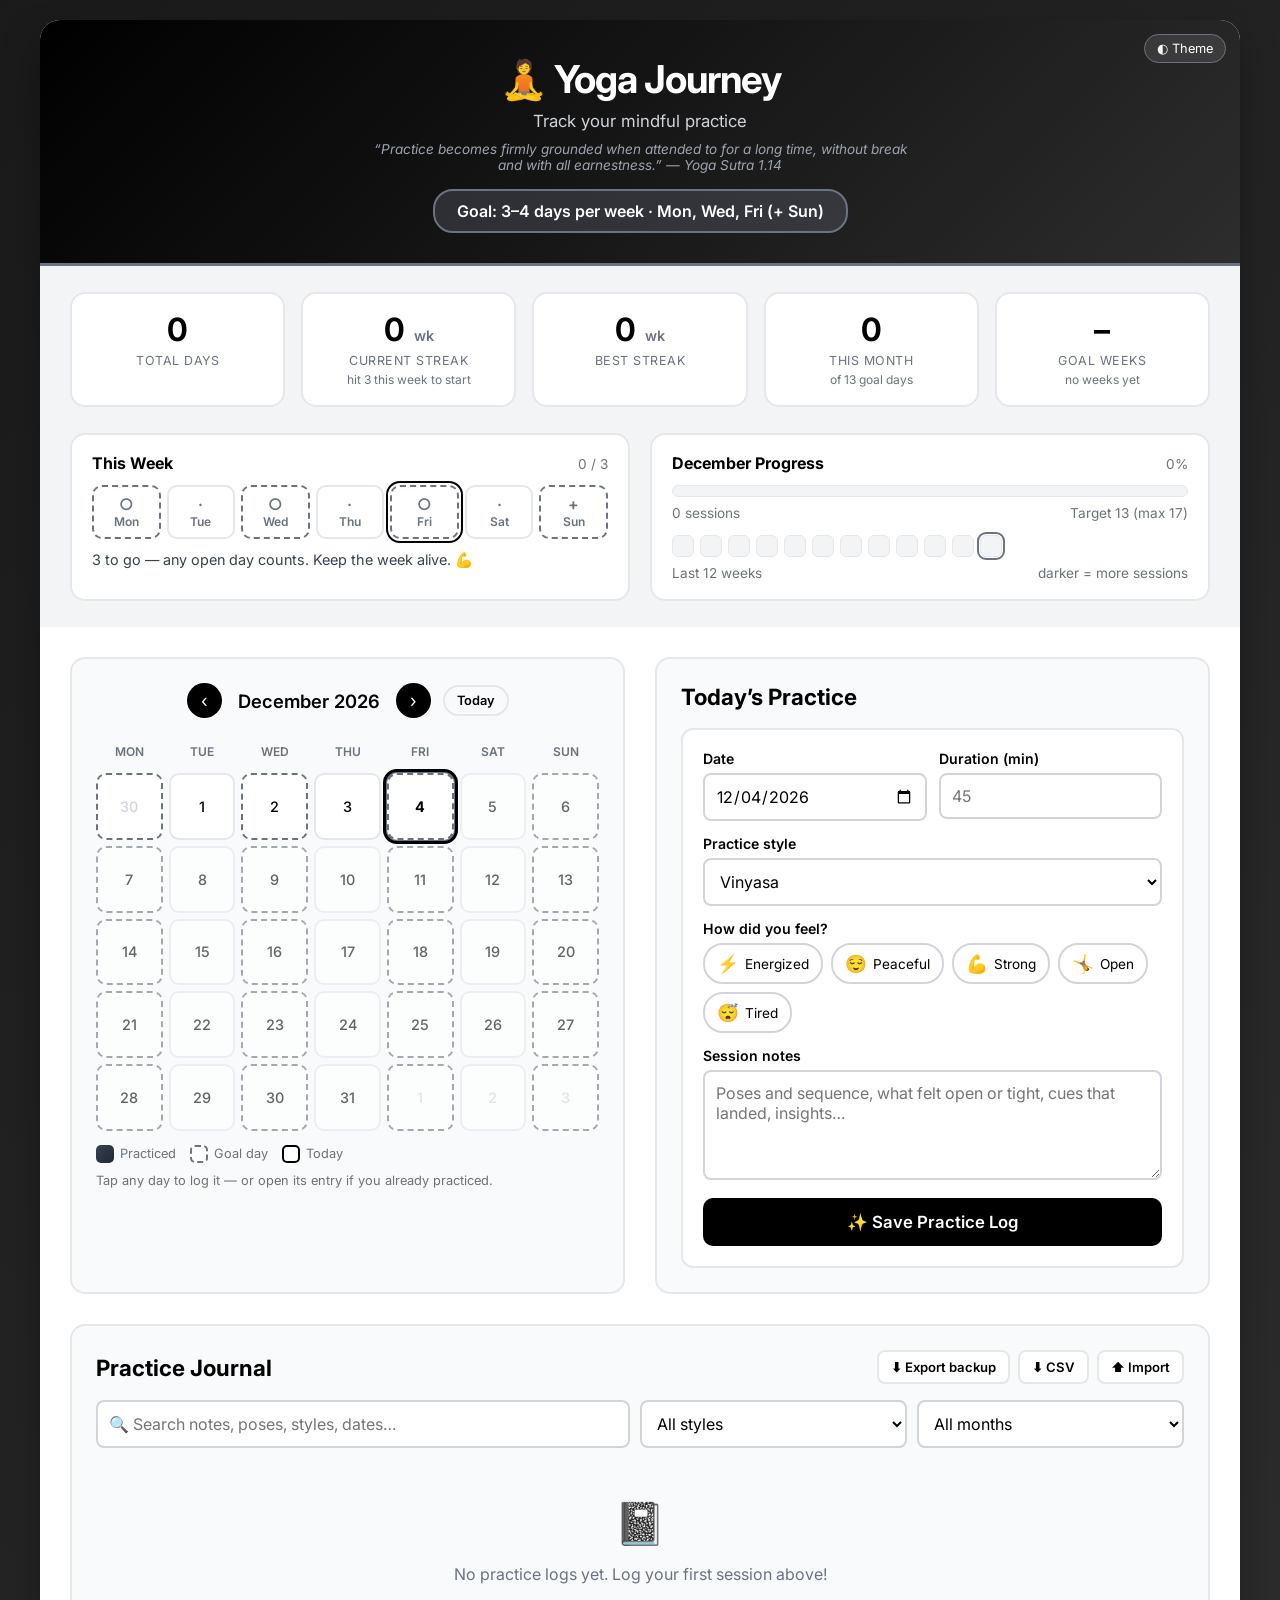
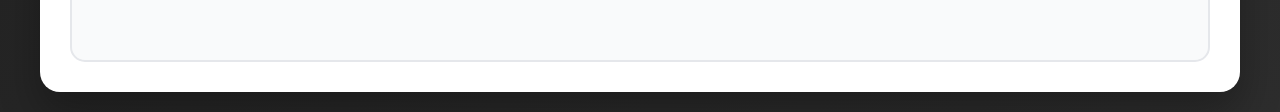
<file: index.html>
<!doctype html>
<html lang="en">
<head>
  <meta charset="UTF-8">
  <meta name="viewport" content="width=device-width, initial-scale=1.0">
  <title>Yoga Practice Tracker</title>
  <link rel="preconnect" href="https://fonts.googleapis.com">
  <link rel="preconnect" href="https://fonts.gstatic.com" crossorigin>
  <link href="https://fonts.googleapis.com/css2?family=Inter:wght@400;500;600;700&display=swap" rel="stylesheet">
  <style>
    :root {
      --bg: #1a1a1a;
      --bg-grad: #2d2d2d;
      --surface: #ffffff;
      --surface-2: #f9fafb;
      --surface-3: #f3f4f6;
      --border: #e5e7eb;
      --border-strong: #6b7280;
      --text: #000000;
      --text-2: #374151;
      --muted: #6b7280;
      --faint: #d1d5db;
      --accent: #000000;
      --accent-text: #ffffff;
      --practiced: #1f2937;
      --practiced-2: #374151;
      --good: #15803d;
      --warn: #b45309;
    }
    @media (prefers-color-scheme: dark) {
      :root:not([data-theme="light"]) {
        --bg: #0b0b0b; --bg-grad: #161616;
        --surface: #18181b; --surface-2: #1f1f23; --surface-3: #111113;
        --border: #2e2e33; --border-strong: #71717a;
        --text: #f4f4f5; --text-2: #d4d4d8; --muted: #a1a1aa; --faint: #52525b;
        --accent: #f4f4f5; --accent-text: #000000;
        --practiced: #e4e4e7; --practiced-2: #a1a1aa;
        --good: #4ade80; --warn: #fbbf24;
      }
    }
    :root[data-theme="dark"] {
      --bg: #0b0b0b; --bg-grad: #161616;
      --surface: #18181b; --surface-2: #1f1f23; --surface-3: #111113;
      --border: #2e2e33; --border-strong: #71717a;
      --text: #f4f4f5; --text-2: #d4d4d8; --muted: #a1a1aa; --faint: #52525b;
      --accent: #f4f4f5; --accent-text: #000000;
      --practiced: #e4e4e7; --practiced-2: #a1a1aa;
      --good: #4ade80; --warn: #fbbf24;
    }

    * { box-sizing: border-box; }
    html, body { margin: 0; padding: 0; }
    body {
      font-family: 'Inter', -apple-system, BlinkMacSystemFont, sans-serif;
      background: linear-gradient(135deg, var(--bg) 0%, var(--bg-grad) 100%);
      background-color: var(--bg);
      color: var(--text);
      min-height: 100vh;
      overflow-x: hidden;
    }
    button { font-family: inherit; }

    .main-container { padding: 20px; }
    .content-wrapper {
      max-width: 1200px; margin: 0 auto;
      background: var(--surface);
      border-radius: 20px;
      box-shadow: 0 20px 40px rgba(0,0,0,0.3);
      overflow: hidden;
    }

    /* Header */
    .header {
      background: linear-gradient(135deg, #000000 0%, #2d2d2d 100%);
      padding: 36px 30px 30px; text-align: center; color: #fff;
      border-bottom: 3px solid #6b7280; position: relative;
    }
    .header h1 { margin: 0 0 8px; font-size: 2.4rem; font-weight: 700; letter-spacing: -1px; }
    .header .sub { margin: 0; font-size: 1.05rem; color: #d1d5db; }
    .header .sutra { margin: 10px auto 0; max-width: 560px; font-size: 0.85rem; color: #9ca3af; font-style: italic; }
    .goal-indicator {
      margin-top: 16px; padding: 10px 22px;
      background: rgba(107,114,128,0.3); border: 2px solid #6b7280;
      border-radius: 20px; display: inline-block; font-weight: 600;
    }
    .theme-toggle {
      position: absolute; top: 14px; right: 14px;
      background: rgba(255,255,255,0.1); color: #fff; border: 1px solid #6b7280;
      border-radius: 999px; padding: 6px 12px; cursor: pointer; font-size: 0.8rem;
    }

    /* Stats */
    .stats {
      display: grid; grid-template-columns: repeat(5, 1fr);
      gap: 16px; padding: 26px 30px; background: var(--surface-3);
    }
    .stat-card {
      background: var(--surface); padding: 18px 14px; border-radius: 15px; text-align: center;
      border: 2px solid var(--border); transition: transform .2s ease, border-color .2s ease;
    }
    .stat-card:hover { transform: translateY(-2px); border-color: var(--border-strong); }
    .stat-number { font-size: 2rem; font-weight: 700; color: var(--text); line-height: 1.1; font-variant-numeric: tabular-nums; }
    .stat-unit { font-size: 0.9rem; font-weight: 600; color: var(--muted); }
    .stat-label { color: var(--muted); font-size: 0.78rem; text-transform: uppercase; letter-spacing: 0.5px; margin-top: 6px; }
    .stat-hint { color: var(--muted); font-size: 0.75rem; margin-top: 4px; min-height: 1em; }

    /* Progress panels */
    .progress-row {
      display: grid; grid-template-columns: 1fr 1fr; gap: 20px;
      padding: 0 30px 26px; background: var(--surface-3);
    }
    .panel {
      background: var(--surface); border: 2px solid var(--border); border-radius: 15px; padding: 18px 20px;
    }
    .panel-title { display: flex; justify-content: space-between; align-items: baseline; margin-bottom: 12px; }
    .panel-title h3 { margin: 0; font-size: 1rem; }
    .panel-title span { color: var(--muted); font-size: 0.85rem; }
    .week-days { display: grid; grid-template-columns: repeat(7, 1fr); gap: 6px; }
    .wd {
      text-align: center; padding: 8px 0; border-radius: 10px; font-size: 0.75rem; font-weight: 600;
      border: 2px solid var(--border); color: var(--muted);
    }
    .wd.goal { border-style: dashed; border-color: var(--border-strong); }
    .wd.done { background: var(--practiced); border-color: var(--practiced); border-style: solid; color: var(--surface); }
    .wd.today { outline: 2px solid var(--text); outline-offset: 2px; }
    .wd .dot { display: block; font-size: 1rem; line-height: 1.2; }
    .week-msg { margin-top: 12px; font-size: 0.9rem; color: var(--text-2); }
    .bar { height: 12px; background: var(--surface-3); border: 1px solid var(--border); border-radius: 999px; overflow: hidden; }
    .bar > div { height: 100%; background: var(--practiced); border-radius: 999px; transition: width .4s ease; }
    .bar-meta { display: flex; justify-content: space-between; margin-top: 8px; font-size: 0.85rem; color: var(--muted); }
    .weeks-strip { display: flex; gap: 6px; margin-top: 14px; flex-wrap: wrap; }
    .wk { width: 22px; height: 22px; border-radius: 6px; background: var(--surface-3); border: 1px solid var(--border); }
    .wk.l1 { background: var(--practiced-2); opacity: .45; }
    .wk.l2 { background: var(--practiced-2); opacity: .7; }
    .wk.l3 { background: var(--practiced); }
    .wk.cur { outline: 2px solid var(--border-strong); outline-offset: 1px; }

    /* Main */
    .main-content { display: grid; grid-template-columns: 1fr 1fr; gap: 30px; padding: 30px; }
    .section { background: var(--surface-2); padding: 24px; border-radius: 15px; border: 2px solid var(--border); min-width: 0; }
    .section h2 { margin: 0 0 18px; font-size: 1.4rem; }

    .calendar-header { display: flex; justify-content: center; align-items: center; margin-bottom: 18px; }
    .month-nav { display: flex; align-items: center; gap: 12px; }
    .nav-btn {
      background: var(--accent); color: var(--accent-text); border: none;
      width: 35px; height: 35px; border-radius: 50%; cursor: pointer; font-size: 1.1rem;
    }
    .nav-btn:hover { transform: scale(1.08); }
    .today-btn {
      background: transparent; color: var(--text); border: 2px solid var(--border); border-radius: 999px;
      padding: 6px 12px; cursor: pointer; font-size: 0.8rem; font-weight: 600;
    }
    .current-month { font-size: 1.15rem; font-weight: 600; min-width: 150px; text-align: center; }
    .calendar-grid { display: grid; grid-template-columns: repeat(7, 1fr); gap: 6px; }
    .day-header { text-align: center; font-weight: 600; color: var(--muted); padding: 8px 2px; font-size: 0.75rem; text-transform: uppercase; }
    .day-cell {
      aspect-ratio: 1; display: flex; align-items: center; justify-content: center;
      border-radius: 10px; cursor: pointer; font-weight: 500; position: relative;
      background: var(--surface); border: 2px solid var(--border); font-size: 0.9rem; color: var(--text);
      transition: transform .15s ease, border-color .15s ease;
    }
    .day-cell:hover { transform: scale(1.05); border-color: var(--border-strong); }
    .day-cell.preferred-day { border-style: dashed; border-color: var(--border-strong); }
    .day-cell.other-month { color: var(--faint); }
    .day-cell.future { cursor: default; opacity: .6; }
    .day-cell.future:hover { transform: none; }
    .day-cell.today { outline: 3px solid var(--text); outline-offset: 1px; font-weight: 700; }
    .day-cell.practiced {
      background: linear-gradient(135deg, var(--practiced-2) 0%, var(--practiced) 100%);
      color: var(--surface); font-weight: 700; border: 2px solid var(--practiced);
    }
    .day-cell.practiced::after { content: '🧘'; position: absolute; top: 1px; right: 3px; font-size: 0.6rem; }
    .day-cell.selected { box-shadow: 0 0 0 3px var(--border-strong); }
    .legend { display: flex; gap: 14px; margin-top: 14px; flex-wrap: wrap; font-size: 0.8rem; color: var(--muted); }
    .legend-item { display: flex; align-items: center; gap: 6px; }
    .legend-box { width: 18px; height: 18px; border-radius: 5px; }
    .cal-tip { font-size: 0.8rem; color: var(--muted); margin-top: 10px; }

    /* Form */
    .log-form { background: var(--surface); padding: 20px; border-radius: 12px; border: 2px solid var(--border); }
    .form-row { display: grid; grid-template-columns: 1fr 1fr; gap: 12px; }
    .form-group { margin-bottom: 14px; min-width: 0; }
    .form-group label { display: block; margin-bottom: 6px; font-weight: 600; font-size: 0.88rem; }
    .form-group input, .form-group textarea, .form-group select, .search-bar input, .filters select {
      width: 100%; padding: 11px; border: 2px solid var(--faint); border-radius: 8px;
      font-size: 1rem; font-family: inherit; background: var(--surface); color: var(--text);
    }
    .form-group input:focus, .form-group textarea:focus, .form-group select:focus,
    .search-bar input:focus, .filters select:focus { outline: none; border-color: var(--border-strong); }
    .form-group textarea { resize: vertical; min-height: 110px; }
    .mood-selector { display: flex; gap: 8px; flex-wrap: wrap; }
    .mood-btn {
      padding: 8px 12px; border: 2px solid var(--faint); background: var(--surface); color: var(--text);
      border-radius: 20px; cursor: pointer; font-size: 0.85rem; display: flex; align-items: center; gap: 6px;
    }
    .mood-btn .emo { font-size: 1.1rem; }
    .mood-btn:hover { border-color: var(--border-strong); }
    .mood-btn.selected { background: var(--accent); color: var(--accent-text); border-color: var(--accent); }
    .editing-banner {
      display: none; background: var(--surface-3); border: 1px dashed var(--border-strong); border-radius: 8px;
      padding: 8px 12px; margin-bottom: 14px; font-size: 0.85rem; color: var(--text-2);
    }
    .editing-banner.show { display: flex; justify-content: space-between; align-items: center; gap: 10px; }
    .link-btn { background: none; border: none; color: var(--text); text-decoration: underline; cursor: pointer; font-size: 0.85rem; }
    .btn-row { display: flex; gap: 10px; }
    .save-btn {
      flex: 1; background: var(--accent); color: var(--accent-text); border: none;
      padding: 14px; border-radius: 10px; font-size: 1.05rem; font-weight: 600; cursor: pointer;
    }
    .save-btn:hover { opacity: .9; }
    .quick-btn {
      background: transparent; color: var(--text); border: 2px solid var(--accent);
      padding: 14px; border-radius: 10px; font-size: 0.95rem; font-weight: 600; cursor: pointer;
    }

    /* Journal */
    .database-section { grid-column: 1 / -1; }
    .journal-head { display: flex; justify-content: space-between; align-items: center; gap: 10px; flex-wrap: wrap; margin-bottom: 16px; }
    .journal-head h2 { margin: 0; }
    .data-actions { display: flex; gap: 8px; flex-wrap: wrap; }
    .small-btn {
      background: var(--surface); color: var(--text); border: 2px solid var(--border); border-radius: 8px;
      padding: 7px 12px; font-size: 0.82rem; font-weight: 600; cursor: pointer;
    }
    .small-btn:hover { border-color: var(--border-strong); }
    .search-bar { display: grid; grid-template-columns: 2fr 1fr 1fr; gap: 10px; margin-bottom: 14px; }
    .result-count { color: var(--muted); font-size: 0.85rem; margin-bottom: 12px; }
    .entries-list { display: grid; gap: 14px; }
    .entry-card { background: var(--surface); padding: 18px 20px; border-radius: 12px; border: 2px solid var(--border); }
    .entry-card:hover { border-color: var(--border-strong); }
    .entry-header { display: flex; justify-content: space-between; align-items: flex-start; gap: 10px; }
    .entry-date { font-weight: 600; font-size: 1.05rem; }
    .entry-meta { color: var(--muted); font-weight: 500; font-size: 0.88rem; margin-top: 3px; display: flex; gap: 8px; flex-wrap: wrap; }
    .tag { background: var(--surface-3); border: 1px solid var(--border); border-radius: 999px; padding: 1px 9px; font-size: 0.78rem; color: var(--text-2); }
    .tag.off { border-style: dashed; }
    .entry-mood { font-size: 1.5rem; }
    .entry-notes { color: var(--text-2); line-height: 1.6; margin-top: 10px; white-space: pre-wrap; overflow-wrap: anywhere; }
    .entry-notes.empty { color: var(--muted); font-style: italic; }
    .entry-actions { display: flex; gap: 8px; margin-top: 14px; }
    .empty-state { text-align: center; padding: 36px; color: var(--muted); }
    .empty-state-icon { font-size: 2.6rem; margin-bottom: 8px; }

    .toast {
      position: fixed; top: 20px; right: 20px; padding: 13px 22px; max-width: calc(100vw - 40px);
      background: #000; color: #fff; border: 2px solid #6b7280; border-radius: 10px;
      box-shadow: 0 4px 12px rgba(0,0,0,0.3); z-index: 1000; animation: slideIn .25s ease;
    }
    @keyframes slideIn { from { transform: translateY(-10px); opacity: 0; } to { transform: none; opacity: 1; } }
    .sr-only { position: absolute; width: 1px; height: 1px; overflow: hidden; clip: rect(0 0 0 0); }

    @media (max-width: 968px) {
      .stats { grid-template-columns: repeat(3, 1fr); }
      .progress-row, .main-content { grid-template-columns: 1fr; }
      .header h1 { font-size: 2rem; }
    }
    @media (max-width: 640px) {
      .main-container { padding: 0; }
      .content-wrapper { border-radius: 0; }
      .header { padding: 44px 16px 24px; }
      .stats { grid-template-columns: repeat(2, 1fr); padding: 16px; gap: 10px; }
      .stats .stat-card:first-child { grid-column: 1 / -1; }
      .progress-row { padding: 0 16px 16px; }
      .main-content { padding: 16px; gap: 16px; }
      .section { padding: 16px; }
      .form-row, .search-bar { grid-template-columns: 1fr; }
      .calendar-grid { gap: 4px; }
      .day-cell { font-size: 0.8rem; border-radius: 8px; }
      .btn-row { flex-direction: column; }
    }
  </style>
</head>
<body>
<div class="main-container">
  <div class="content-wrapper">
    <header class="header">
      <button class="theme-toggle" id="themeToggle" type="button" aria-label="Toggle light or dark theme">◐ Theme</button>
      <h1>🧘 Yoga Journey</h1>
      <p class="sub">Track your mindful practice</p>
      <p class="sutra">“Practice becomes firmly grounded when attended to for a long time, without break and with all earnestness.” — Yoga Sutra 1.14</p>
      <div class="goal-indicator">Goal: 3–4 days per week · Mon, Wed, Fri (+ Sun)</div>
    </header>

    <section class="stats" aria-label="Practice statistics">
      <div class="stat-card">
        <div class="stat-number" id="totalDays">0</div>
        <div class="stat-label">Total Days</div>
        <div class="stat-hint" id="totalHint"></div>
      </div>
      <div class="stat-card">
        <div class="stat-number"><span id="currentStreak">0</span> <span class="stat-unit">wk</span></div>
        <div class="stat-label">Current Streak</div>
        <div class="stat-hint" id="streakHint"></div>
      </div>
      <div class="stat-card">
        <div class="stat-number"><span id="longestStreak">0</span> <span class="stat-unit">wk</span></div>
        <div class="stat-label">Best Streak</div>
        <div class="stat-hint" id="bestHint"></div>
      </div>
      <div class="stat-card">
        <div class="stat-number" id="thisMonth">0</div>
        <div class="stat-label">This Month</div>
        <div class="stat-hint" id="monthHint"></div>
      </div>
      <div class="stat-card">
        <div class="stat-number" id="consistency">–</div>
        <div class="stat-label">Goal Weeks</div>
        <div class="stat-hint" id="consistencyHint"></div>
      </div>
    </section>

    <section class="progress-row">
      <div class="panel">
        <div class="panel-title"><h3>This Week</h3><span id="weekCount">0 / 3</span></div>
        <div class="week-days" id="weekDays"></div>
        <div class="week-msg" id="weekMsg"></div>
      </div>
      <div class="panel">
        <div class="panel-title"><h3 id="monthPanelTitle">Monthly Progress</h3><span id="monthPct">0%</span></div>
        <div class="bar" role="progressbar" aria-valuemin="0" aria-valuemax="100" id="monthBarWrap"><div id="monthBar" style="width:0%"></div></div>
        <div class="bar-meta"><span id="monthDone">0 sessions</span><span id="monthTarget">Target 0</span></div>
        <div class="weeks-strip" id="weeksStrip" aria-label="Last 12 weeks"></div>
        <div class="bar-meta"><span>Last 12 weeks</span><span>darker = more sessions</span></div>
      </div>
    </section>

    <div class="main-content">
      <section class="section calendar-section">
        <div class="calendar-header">
          <div class="month-nav">
            <button class="nav-btn" id="prevMonth" type="button" aria-label="Previous month">‹</button>
            <div class="current-month" id="currentMonth"></div>
            <button class="nav-btn" id="nextMonth" type="button" aria-label="Next month">›</button>
            <button class="today-btn" id="todayBtn" type="button">Today</button>
          </div>
        </div>
        <div class="calendar-grid" id="calendar"></div>
        <div class="legend">
          <div class="legend-item"><div class="legend-box" style="background: linear-gradient(135deg, var(--practiced-2), var(--practiced));"></div><span>Practiced</span></div>
          <div class="legend-item"><div class="legend-box" style="background: var(--surface); border: 2px dashed var(--border-strong);"></div><span>Goal day</span></div>
          <div class="legend-item"><div class="legend-box" style="background: var(--surface); outline: 2px solid var(--text); outline-offset: -2px;"></div><span>Today</span></div>
        </div>
        <div class="cal-tip">Tap any day to log it — or open its entry if you already practiced.</div>
      </section>

      <section class="section log-section">
        <h2 id="logTitle">Today's Practice</h2>
        <form class="log-form" id="logForm" novalidate>
          <div class="editing-banner" id="editingBanner">
            <span id="editingText">Editing an existing log</span>
            <button type="button" class="link-btn" id="cancelEdit">Back to today</button>
          </div>
          <div class="form-row">
            <div class="form-group">
              <label for="practiceDate">Date</label>
              <input type="date" id="practiceDate" required>
            </div>
            <div class="form-group">
              <label for="duration">Duration (min)</label>
              <input type="number" id="duration" min="1" max="300" placeholder="45" inputmode="numeric">
            </div>
          </div>
          <div class="form-group">
            <label for="style">Practice style</label>
            <select id="style">
              <option value="Vinyasa">Vinyasa</option>
              <option value="Functional Flow">Functional Flow</option>
              <option value="Ashtanga">Ashtanga</option>
              <option value="Yin">Yin</option>
              <option value="Restorative">Restorative</option>
              <option value="Mobility / Strength">Mobility / Strength</option>
              <option value="Meditation / Pranayama">Meditation / Pranayama</option>
              <option value="Other">Other</option>
            </select>
          </div>
          <div class="form-group">
            <label id="moodLabel">How did you feel?</label>
            <div class="mood-selector" id="moodSelector" role="radiogroup" aria-labelledby="moodLabel"></div>
          </div>
          <div class="form-group">
            <label for="notes">Session notes</label>
            <textarea id="notes" placeholder="Poses and sequence, what felt open or tight, cues that landed, insights…"></textarea>
          </div>
          <div class="btn-row">
            <button type="submit" class="save-btn" id="saveBtn">✨ Save Practice Log</button>
          </div>
        </form>
      </section>

      <section class="section database-section">
        <div class="journal-head">
          <h2>Practice Journal</h2>
          <div class="data-actions">
            <button type="button" class="small-btn" id="exportBtn">⬇ Export backup</button>
            <button type="button" class="small-btn" id="exportCsvBtn">⬇ CSV</button>
            <button type="button" class="small-btn" id="importBtn">⬆ Import</button>
            <input type="file" id="importFile" accept="application/json,.json" class="sr-only">
          </div>
        </div>
        <div class="search-bar">
          <input type="search" id="searchInput" placeholder="🔍 Search notes, poses, styles, dates…" aria-label="Search practice logs">
          <div class="filters"><select id="styleFilter" aria-label="Filter by style"><option value="">All styles</option></select></div>
          <div class="filters"><select id="monthFilter" aria-label="Filter by month"><option value="">All months</option></select></div>
        </div>
        <div class="result-count" id="resultCount"></div>
        <div class="entries-list" id="entriesList"></div>
      </section>
    </div>
  </div>
</div>

<script>
(() => {
  'use strict';

  const STORAGE_KEY = 'yogaTracker.v1';
  const THEME_KEY = 'yogaTracker.theme';
  const GOAL_MIN = 3;
  const GOAL_MAX = 4;
  // JS getDay(): 0 = Sun … 6 = Sat
  const CORE_DAYS = [1, 3, 5];      // Mon, Wed, Fri
  const BONUS_DAY = 0;              // Sun (optional 4th)
  const GOAL_DAYS = [...CORE_DAYS, BONUS_DAY];

  const MOODS = {
    energized: { emoji: '⚡', label: 'Energized' },
    peaceful:  { emoji: '😌', label: 'Peaceful' },
    strong:    { emoji: '💪', label: 'Strong' },
    flexible:  { emoji: '🤸', label: 'Open' },
    tired:     { emoji: '😴', label: 'Tired' }
  };
  const MONTHS = ['January','February','March','April','May','June','July','August','September','October','November','December'];
  // Weeks run Monday → Sunday so the optional Sunday closes out the week.
  const WEEK_LABELS = ['Mon','Tue','Wed','Thu','Fri','Sat','Sun'];

  // ---------- date helpers (always local time, never UTC) ----------
  const pad = n => String(n).padStart(2, '0');
  const dateKey = d => `${d.getFullYear()}-${pad(d.getMonth() + 1)}-${pad(d.getDate())}`;
  const parseKey = k => { const [y, m, d] = k.split('-').map(Number); return new Date(y, m - 1, d); };
  const addDays = (d, n) => { const x = new Date(d); x.setDate(x.getDate() + n); return x; };
  const startOfWeek = d => { const x = new Date(d.getFullYear(), d.getMonth(), d.getDate()); return addDays(x, -((x.getDay() + 6) % 7)); };
  const weekKey = d => dateKey(startOfWeek(d));
  const todayKey = () => dateKey(new Date());
  const formatLong = k => parseKey(k).toLocaleDateString('en-US', { weekday: 'long', year: 'numeric', month: 'long', day: 'numeric' });
  const formatShort = k => parseKey(k).toLocaleDateString('en-US', { month: 'short', day: 'numeric' });

  // ---------- storage ----------
  const store = {
    load() {
      try {
        const raw = localStorage.getItem(STORAGE_KEY);
        const data = raw ? JSON.parse(raw) : [];
        return Array.isArray(data) ? data.filter(validEntry).map(normalize) : [];
      } catch { return []; }
    },
    save(entries) {
      try { localStorage.setItem(STORAGE_KEY, JSON.stringify(entries)); return true; }
      catch { return false; }
    }
  };

  function validEntry(e) {
    return e && typeof e.date === 'string' && /^\d{4}-\d{2}-\d{2}$/.test(e.date);
  }
  function normalize(e) {
    return {
      id: e.id || e.__backendId || (Date.now().toString(36) + Math.random().toString(36).slice(2, 8)),
      date: e.date,
      duration: Number(e.duration) > 0 ? Math.round(Number(e.duration)) : null,
      style: typeof e.style === 'string' ? e.style : '',
      mood: MOODS[e.mood] ? e.mood : null,
      notes: typeof e.notes === 'string' ? e.notes : '',
      createdAt: e.createdAt || e.timestamp || new Date().toISOString(),
      updatedAt: e.updatedAt || e.timestamp || new Date().toISOString()
    };
  }

  // ---------- state ----------
  const state = {
    entries: store.load(),
    viewDate: new Date(),
    selectedMood: null,
    editingId: null,
    search: '',
    styleFilter: '',
    monthFilter: ''
  };

  const $ = id => document.getElementById(id);
  const byDate = () => {
    const m = new Map();
    state.entries.forEach(e => m.set(e.date, e));
    return m;
  };

  function persist() {
    if (!store.save(state.entries)) toast('Could not save to this browser’s storage. Export a backup to be safe.');
    renderAll();
  }

  // ---------- stats ----------
  function computeStats() {
    const dates = [...new Set(state.entries.map(e => e.date))].sort();
    const now = new Date();
    const tKey = todayKey();
    const pastDates = dates.filter(d => d <= tKey);

    // sessions per week (keyed by Monday)
    const perWeek = new Map();
    pastDates.forEach(d => { const wk = weekKey(parseKey(d)); perWeek.set(wk, (perWeek.get(wk) || 0) + 1); });

    const thisWeekKey = weekKey(now);
    const thisWeekCount = perWeek.get(thisWeekKey) || 0;

    // Current streak = consecutive weeks meeting the 3-day minimum.
    // The in-progress week never breaks the streak; it only adds once the goal is hit.
    let current = 0;
    let cursor = startOfWeek(now);
    if (thisWeekCount >= GOAL_MIN) current++;
    cursor = addDays(cursor, -7);
    while ((perWeek.get(dateKey(cursor)) || 0) >= GOAL_MIN) { current++; cursor = addDays(cursor, -7); }

    // Best streak across all weeks from first log to now.
    let best = 0, run = 0, goalWeeks = 0, totalWeeks = 0;
    if (pastDates.length) {
      let wk = startOfWeek(parseKey(pastDates[0]));
      const end = startOfWeek(now);
      while (wk <= end) {
        const k = dateKey(wk);
        const count = perWeek.get(k) || 0;
        const isCurrent = k === thisWeekKey;
        if (count >= GOAL_MIN) { run++; best = Math.max(best, run); }
        else if (!isCurrent) run = 0;
        // consistency: completed weeks, plus this week only once it's already met
        if (!isCurrent || count >= GOAL_MIN) { totalWeeks++; if (count >= GOAL_MIN) goalWeeks++; }
        wk = addDays(wk, 7);
      }
    }

    // Month
    const y = now.getFullYear(), m = now.getMonth();
    const monthPrefix = `${y}-${pad(m + 1)}`;
    const monthCount = pastDates.filter(d => d.startsWith(monthPrefix)).length;
    const daysInMonth = new Date(y, m + 1, 0).getDate();
    let monthTarget = 0, monthMax = 0;
    for (let d = 1; d <= daysInMonth; d++) {
      const wd = new Date(y, m, d).getDay();
      if (CORE_DAYS.includes(wd)) monthTarget++;
      if (GOAL_DAYS.includes(wd)) monthMax++;
    }

    const minutes = state.entries.reduce((s, e) => s + (e.duration || 0), 0);

    return {
      total: pastDates.length, minutes, current, best, perWeek, thisWeekKey, thisWeekCount,
      monthCount, monthTarget, monthMax, goalWeeks, totalWeeks
    };
  }

  // ---------- rendering ----------
  function renderStats() {
    const s = computeStats();
    $('totalDays').textContent = s.total;
    $('totalHint').textContent = s.minutes ? `${(s.minutes / 60).toFixed(s.minutes >= 600 ? 0 : 1)} hrs on the mat` : '';
    $('currentStreak').textContent = s.current;
    $('streakHint').textContent = s.current ? 'weeks hitting 3+' : 'hit 3 this week to start';
    $('longestStreak').textContent = s.best;
    $('bestHint').textContent = s.best && s.current >= s.best ? '🔥 you’re at your best' : (s.best ? `${s.best - s.current} wk to tie` : '');
    $('thisMonth').textContent = s.monthCount;
    $('monthHint').textContent = `of ${s.monthTarget} goal days`;
    $('consistency').textContent = s.totalWeeks ? `${Math.round(100 * s.goalWeeks / s.totalWeeks)}%` : '–';
    $('consistencyHint').textContent = s.totalWeeks ? `${s.goalWeeks} of ${s.totalWeeks} weeks` : 'no weeks yet';

    // Week panel
    const monday = parseKey(s.thisWeekKey);
    const dates = byDate();
    const tKey = todayKey();
    const wrap = $('weekDays');
    wrap.innerHTML = '';
    for (let i = 0; i < 7; i++) {
      const d = addDays(monday, i);
      const k = dateKey(d);
      const el = document.createElement('div');
      el.className = 'wd';
      if (GOAL_DAYS.includes(d.getDay())) el.classList.add('goal');
      if (dates.has(k)) el.classList.add('done');
      if (k === tKey) el.classList.add('today');
      const mark = dates.has(k) ? '✓' : (CORE_DAYS.includes(d.getDay()) ? '○' : (d.getDay() === BONUS_DAY ? '+' : '·'));
      el.innerHTML = `<span class="dot">${mark}</span>${WEEK_LABELS[i]}`;
      el.title = `${formatLong(k)}${dates.has(k) ? ' — practiced' : ''}`;
      wrap.appendChild(el);
    }
    $('weekCount').textContent = `${s.thisWeekCount} / ${GOAL_MIN}${s.thisWeekCount >= GOAL_MIN ? ' ✓' : ''}`;
    $('weekMsg').textContent = weekMessage(s.thisWeekCount);

    // Month panel
    const now = new Date();
    $('monthPanelTitle').textContent = `${MONTHS[now.getMonth()]} Progress`;
    const pct = s.monthTarget ? Math.min(100, Math.round(100 * s.monthCount / s.monthTarget)) : 0;
    $('monthBar').style.width = pct + '%';
    $('monthBarWrap').setAttribute('aria-valuenow', pct);
    $('monthPct').textContent = pct + '%';
    $('monthDone').textContent = `${s.monthCount} session${s.monthCount === 1 ? '' : 's'}`;
    $('monthTarget').textContent = `Target ${s.monthTarget} (max ${s.monthMax})`;

    // 12-week strip
    const strip = $('weeksStrip');
    strip.innerHTML = '';
    for (let i = 11; i >= 0; i--) {
      const wk = addDays(parseKey(s.thisWeekKey), -7 * i);
      const k = dateKey(wk);
      const c = s.perWeek.get(k) || 0;
      const el = document.createElement('div');
      el.className = 'wk' + (c >= GOAL_MIN ? ' l3' : c === 2 ? ' l2' : c === 1 ? ' l1' : '') + (i === 0 ? ' cur' : '');
      el.title = `Week of ${formatShort(k)}: ${c} session${c === 1 ? '' : 's'}`;
      strip.appendChild(el);
    }
  }

  function weekMessage(count) {
    const dow = new Date().getDay();
    if (count > GOAL_MAX) return 'You’re past your 4-day max — rest is part of the practice. 🌙';
    if (count === GOAL_MAX) return 'All 4 days done. Beautiful week — enjoy the rest. 🌟';
    if (count >= GOAL_MIN) return 'Goal met! Sunday is a bonus if your body wants it. 🎉';
    const left = GOAL_MIN - count;
    // remaining goal days this week (including today)
    const remaining = GOAL_DAYS.filter(d => {
      const idx = (d + 6) % 7, todayIdx = (dow + 6) % 7;
      return idx >= todayIdx;
    }).length;
    if (remaining < left) return `${left} to go — any open day counts. Keep the week alive. 💪`;
    return `${left} more session${left === 1 ? '' : 's'} to hit your weekly goal.`;
  }

  function renderCalendar() {
    const cal = $('calendar');
    const v = state.viewDate;
    $('currentMonth').textContent = `${MONTHS[v.getMonth()]} ${v.getFullYear()}`;
    cal.innerHTML = WEEK_LABELS.map(l => `<div class="day-header">${l}</div>`).join('');

    const first = new Date(v.getFullYear(), v.getMonth(), 1);
    const start = startOfWeek(first);
    const dates = byDate();
    const tKey = todayKey();
    const selKey = $('practiceDate').value;

    for (let i = 0; i < 42; i++) {
      const d = addDays(start, i);
      if (i >= 35 && d.getMonth() !== v.getMonth()) break; // skip empty 6th row
      const k = dateKey(d);
      const cell = document.createElement('button');
      cell.type = 'button';
      cell.className = 'day-cell';
      cell.textContent = d.getDate();
      if (d.getMonth() !== v.getMonth()) cell.classList.add('other-month');
      if (GOAL_DAYS.includes(d.getDay())) cell.classList.add('preferred-day');
      if (k === tKey) cell.classList.add('today');
      if (k > tKey) cell.classList.add('future');
      if (dates.has(k)) cell.classList.add('practiced');
      if (k === selKey) cell.classList.add('selected');
      cell.setAttribute('aria-label', `${formatLong(k)}${dates.has(k) ? ', practiced' : ''}`);
      cell.addEventListener('click', () => {
        if (k > tKey) { toast('That day hasn’t happened yet 🙂'); return; }
        selectDate(k, true);
      });
      cal.appendChild(cell);
    }
  }

  function renderFilters() {
    const styles = [...new Set(state.entries.map(e => e.style).filter(Boolean))].sort();
    const months = [...new Set(state.entries.map(e => e.date.slice(0, 7)))].sort().reverse();
    const sf = $('styleFilter'), mf = $('monthFilter');
    sf.innerHTML = '<option value="">All styles</option>' + styles.map(s => `<option value="${esc(s)}">${esc(s)}</option>`).join('');
    mf.innerHTML = '<option value="">All months</option>' + months.map(m => {
      const [y, mo] = m.split('-').map(Number);
      return `<option value="${m}">${MONTHS[mo - 1]} ${y}</option>`;
    }).join('');
    if (!styles.includes(state.styleFilter)) state.styleFilter = '';
    if (!months.includes(state.monthFilter)) state.monthFilter = '';
    sf.value = state.styleFilter;
    mf.value = state.monthFilter;
  }

  function renderEntries() {
    const list = $('entriesList');
    const q = state.search;
    const filtered = state.entries.filter(e => {
      if (state.styleFilter && e.style !== state.styleFilter) return false;
      if (state.monthFilter && !e.date.startsWith(state.monthFilter)) return false;
      if (!q) return true;
      const hay = [e.notes, e.date, e.style, e.mood ? MOODS[e.mood].label : '', formatLong(e.date)].join(' ').toLowerCase();
      return q.split(/\s+/).every(t => hay.includes(t));
    }).sort((a, b) => b.date.localeCompare(a.date));

    const total = state.entries.length;
    $('resultCount').textContent = total ? (filtered.length === total ? `${total} log${total === 1 ? '' : 's'}` : `Showing ${filtered.length} of ${total} logs`) : '';

    if (!filtered.length) {
      list.innerHTML = `<div class="empty-state"><div class="empty-state-icon">📓</div>
        <p>${total ? 'No logs match your search.' : 'No practice logs yet. Log your first session above!'}</p></div>`;
      return;
    }

    list.innerHTML = '';
    filtered.forEach(e => {
      const card = document.createElement('article');
      card.className = 'entry-card';
      const offDay = !GOAL_DAYS.includes(parseKey(e.date).getDay());
      const mood = e.mood ? MOODS[e.mood] : null;
      card.innerHTML = `
        <div class="entry-header">
          <div>
            <div class="entry-date">${esc(formatLong(e.date))}</div>
            <div class="entry-meta">
              ${e.duration ? `<span>${e.duration} min</span>` : ''}
              ${e.style ? `<span class="tag">${esc(e.style)}</span>` : ''}
              ${offDay ? '<span class="tag off">bonus day</span>' : ''}
            </div>
          </div>
          ${mood ? `<div class="entry-mood" title="${mood.label}">${mood.emoji}</div>` : ''}
        </div>
        <div class="entry-notes${e.notes ? '' : ' empty'}">${e.notes ? esc(e.notes) : 'No notes added'}</div>
        <div class="entry-actions">
          <button type="button" class="small-btn" data-act="edit">✏️ Edit</button>
          <button type="button" class="small-btn" data-act="delete">🗑️ Delete</button>
        </div>`;
      card.querySelector('[data-act="edit"]').addEventListener('click', () => {
        selectDate(e.date, true);
        $('logTitle').scrollIntoView({ behavior: 'smooth', block: 'start' });
      });
      card.querySelector('[data-act="delete"]').addEventListener('click', () => deleteEntry(e.id));
      list.appendChild(card);
    });
  }

  function renderMoods() {
    const wrap = $('moodSelector');
    wrap.innerHTML = '';
    Object.entries(MOODS).forEach(([key, m]) => {
      const b = document.createElement('button');
      b.type = 'button';
      b.className = 'mood-btn' + (state.selectedMood === key ? ' selected' : '');
      b.setAttribute('role', 'radio');
      b.setAttribute('aria-checked', state.selectedMood === key);
      b.innerHTML = `<span class="emo">${m.emoji}</span>${m.label}`;
      b.addEventListener('click', () => {
        state.selectedMood = state.selectedMood === key ? null : key;
        renderMoods();
      });
      wrap.appendChild(b);
    });
  }

  function renderAll() {
    renderStats();
    renderCalendar();
    renderFilters();
    renderEntries();
  }

  // ---------- form ----------
  function selectDate(k, jumpCalendar) {
    const existing = byDate().get(k);
    $('practiceDate').value = k;
    if (existing) {
      state.editingId = existing.id;
      $('duration').value = existing.duration || '';
      $('style').value = existing.style || 'Vinyasa';
      $('notes').value = existing.notes;
      state.selectedMood = existing.mood;
    } else {
      state.editingId = null;
      $('duration').value = '';
      $('notes').value = '';
      state.selectedMood = null;
    }
    if (jumpCalendar) {
      const d = parseKey(k);
      state.viewDate = new Date(d.getFullYear(), d.getMonth(), 1);
    }
    updateFormChrome();
    renderMoods();
    renderCalendar();
  }

  function updateFormChrome() {
    const k = $('practiceDate').value;
    const isToday = k === todayKey();
    $('logTitle').textContent = isToday ? 'Today’s Practice' : (k ? `Practice · ${formatShort(k)}` : 'Log a Practice');
    const banner = $('editingBanner');
    if (state.editingId) {
      banner.classList.add('show');
      $('editingText').textContent = `Editing your ${formatShort(k)} log`;
      $('saveBtn').textContent = '💾 Update Practice Log';
    } else {
      banner.classList.remove('show');
      $('saveBtn').textContent = '✨ Save Practice Log';
    }
  }

  function saveFromForm(ev) {
    ev.preventDefault();
    const date = $('practiceDate').value;
    if (!date) { toast('Pick a date first.'); return; }
    if (date > todayKey()) { toast('You can only log days that have happened.'); return; }
    const durRaw = $('duration').value.trim();
    const duration = durRaw ? parseInt(durRaw, 10) : null;
    if (durRaw && (!(duration > 0) || duration > 300)) { toast('Duration should be between 1 and 300 minutes.'); return; }

    const now = new Date().toISOString();
    const data = { date, duration, style: $('style').value, mood: state.selectedMood, notes: $('notes').value.trim() };
    // One log per day: saving on a date that already has a log updates it.
    const existing = state.entries.find(e => e.id === state.editingId) || state.entries.find(e => e.date === date);
    if (existing) {
      // if the date was changed onto another logged day, drop that one to keep one-per-day
      state.entries = state.entries.filter(e => e === existing || e.date !== date);
      Object.assign(existing, data, { updatedAt: now });
      toast('Practice log updated ✓');
    } else {
      state.entries.push(normalize({ ...data, createdAt: now, updatedAt: now }));
      const s = computeStats();
      toast(s.thisWeekCount === GOAL_MIN && weekKey(parseKey(date)) === s.thisWeekKey
        ? 'Weekly goal reached! 🎉' : 'Practice logged! 🧘');
    }
    persist();
    selectDate(date, false);
  }

  function deleteEntry(id) {
    const e = state.entries.find(x => x.id === id);
    if (!e) return;
    if (!confirm(`Delete your log for ${formatLong(e.date)}? This can’t be undone.`)) return;
    state.entries = state.entries.filter(x => x.id !== id);
    if (state.editingId === id) state.editingId = null;
    persist();
    selectDate($('practiceDate').value || todayKey(), false);
    toast('Practice log deleted');
  }

  // ---------- import / export ----------
  function download(name, content, type) {
    const blob = new Blob([content], { type });
    const a = document.createElement('a');
    a.href = URL.createObjectURL(blob);
    a.download = name;
    document.body.appendChild(a);
    a.click();
    setTimeout(() => { URL.revokeObjectURL(a.href); a.remove(); }, 0);
  }

  function exportJson() {
    if (!state.entries.length) { toast('Nothing to export yet.'); return; }
    download(`yoga-journal-${todayKey()}.json`, JSON.stringify(state.entries, null, 2), 'application/json');
  }

  function exportCsv() {
    if (!state.entries.length) { toast('Nothing to export yet.'); return; }
    const cell = v => `"${String(v ?? '').replace(/"/g, '""')}"`;
    const rows = [['Date', 'Weekday', 'Duration (min)', 'Style', 'Mood', 'Notes']];
    [...state.entries].sort((a, b) => a.date.localeCompare(b.date)).forEach(e => rows.push([
      e.date, parseKey(e.date).toLocaleDateString('en-US', { weekday: 'long' }),
      e.duration ?? '', e.style, e.mood ? MOODS[e.mood].label : '', e.notes
    ]));
    download(`yoga-journal-${todayKey()}.csv`, rows.map(r => r.map(cell).join(',')).join('\n'), 'text/csv');
  }

  function importJson(file) {
    const reader = new FileReader();
    reader.onload = () => {
      try {
        const data = JSON.parse(reader.result);
        const incoming = (Array.isArray(data) ? data : data.entries || []).filter(validEntry).map(normalize);
        if (!incoming.length) { toast('No practice logs found in that file.'); return; }
        const map = byDate();
        let added = 0, updated = 0;
        incoming.forEach(e => {
          const cur = map.get(e.date);
          if (!cur) { map.set(e.date, e); added++; }
          else if ((e.updatedAt || '') > (cur.updatedAt || '')) { map.set(e.date, { ...e, id: cur.id }); updated++; }
        });
        state.entries = [...map.values()];
        persist();
        toast(`Imported ${added} new${updated ? `, updated ${updated}` : ''} log${added + updated === 1 ? '' : 's'}.`);
      } catch {
        toast('That file isn’t a valid backup.');
      }
    };
    reader.readAsText(file);
  }

  // ---------- utils ----------
  function esc(s) {
    return String(s).replace(/[&<>"']/g, c => ({ '&': '&amp;', '<': '&lt;', '>': '&gt;', '"': '&quot;', "'": '&#39;' }[c]));
  }

  let toastTimer;
  function toast(msg) {
    document.querySelectorAll('.toast').forEach(t => t.remove());
    const t = document.createElement('div');
    t.className = 'toast';
    t.setAttribute('role', 'status');
    t.textContent = msg;
    document.body.appendChild(t);
    clearTimeout(toastTimer);
    toastTimer = setTimeout(() => t.remove(), 3000);
  }

  function applyTheme(theme) {
    if (theme) document.documentElement.setAttribute('data-theme', theme);
    else document.documentElement.removeAttribute('data-theme');
  }

  // ---------- events ----------
  function bind() {
    $('prevMonth').addEventListener('click', () => { state.viewDate = new Date(state.viewDate.getFullYear(), state.viewDate.getMonth() - 1, 1); renderCalendar(); });
    $('nextMonth').addEventListener('click', () => { state.viewDate = new Date(state.viewDate.getFullYear(), state.viewDate.getMonth() + 1, 1); renderCalendar(); });
    $('todayBtn').addEventListener('click', () => selectDate(todayKey(), true));
    $('logForm').addEventListener('submit', saveFromForm);
    $('practiceDate').addEventListener('change', e => { if (e.target.value) selectDate(e.target.value, true); });
    $('cancelEdit').addEventListener('click', () => selectDate(todayKey(), true));
    $('searchInput').addEventListener('input', e => { state.search = e.target.value.trim().toLowerCase(); renderEntries(); });
    $('styleFilter').addEventListener('change', e => { state.styleFilter = e.target.value; renderEntries(); });
    $('monthFilter').addEventListener('change', e => { state.monthFilter = e.target.value; renderEntries(); });
    $('exportBtn').addEventListener('click', exportJson);
    $('exportCsvBtn').addEventListener('click', exportCsv);
    $('importBtn').addEventListener('click', () => $('importFile').click());
    $('importFile').addEventListener('change', e => { if (e.target.files[0]) importJson(e.target.files[0]); e.target.value = ''; });
    $('themeToggle').addEventListener('click', () => {
      const dark = getComputedStyle(document.documentElement).getPropertyValue('--surface').trim() !== '#ffffff';
      const next = dark ? 'light' : 'dark';
      applyTheme(next);
      try { localStorage.setItem(THEME_KEY, next); } catch {}
    });
    // keep "today" correct if the tab stays open past midnight
    document.addEventListener('visibilitychange', () => { if (!document.hidden) renderAll(); });
    // sync if the tracker is open in another tab
    window.addEventListener('storage', e => { if (e.key === STORAGE_KEY) { state.entries = store.load(); renderAll(); } });
  }

  // ---------- init ----------
  try { applyTheme(localStorage.getItem(THEME_KEY)); } catch {}
  bind();
  renderMoods();
  selectDate(todayKey(), true);
  renderAll();
})();
</script>
</body>
</html>
</file>
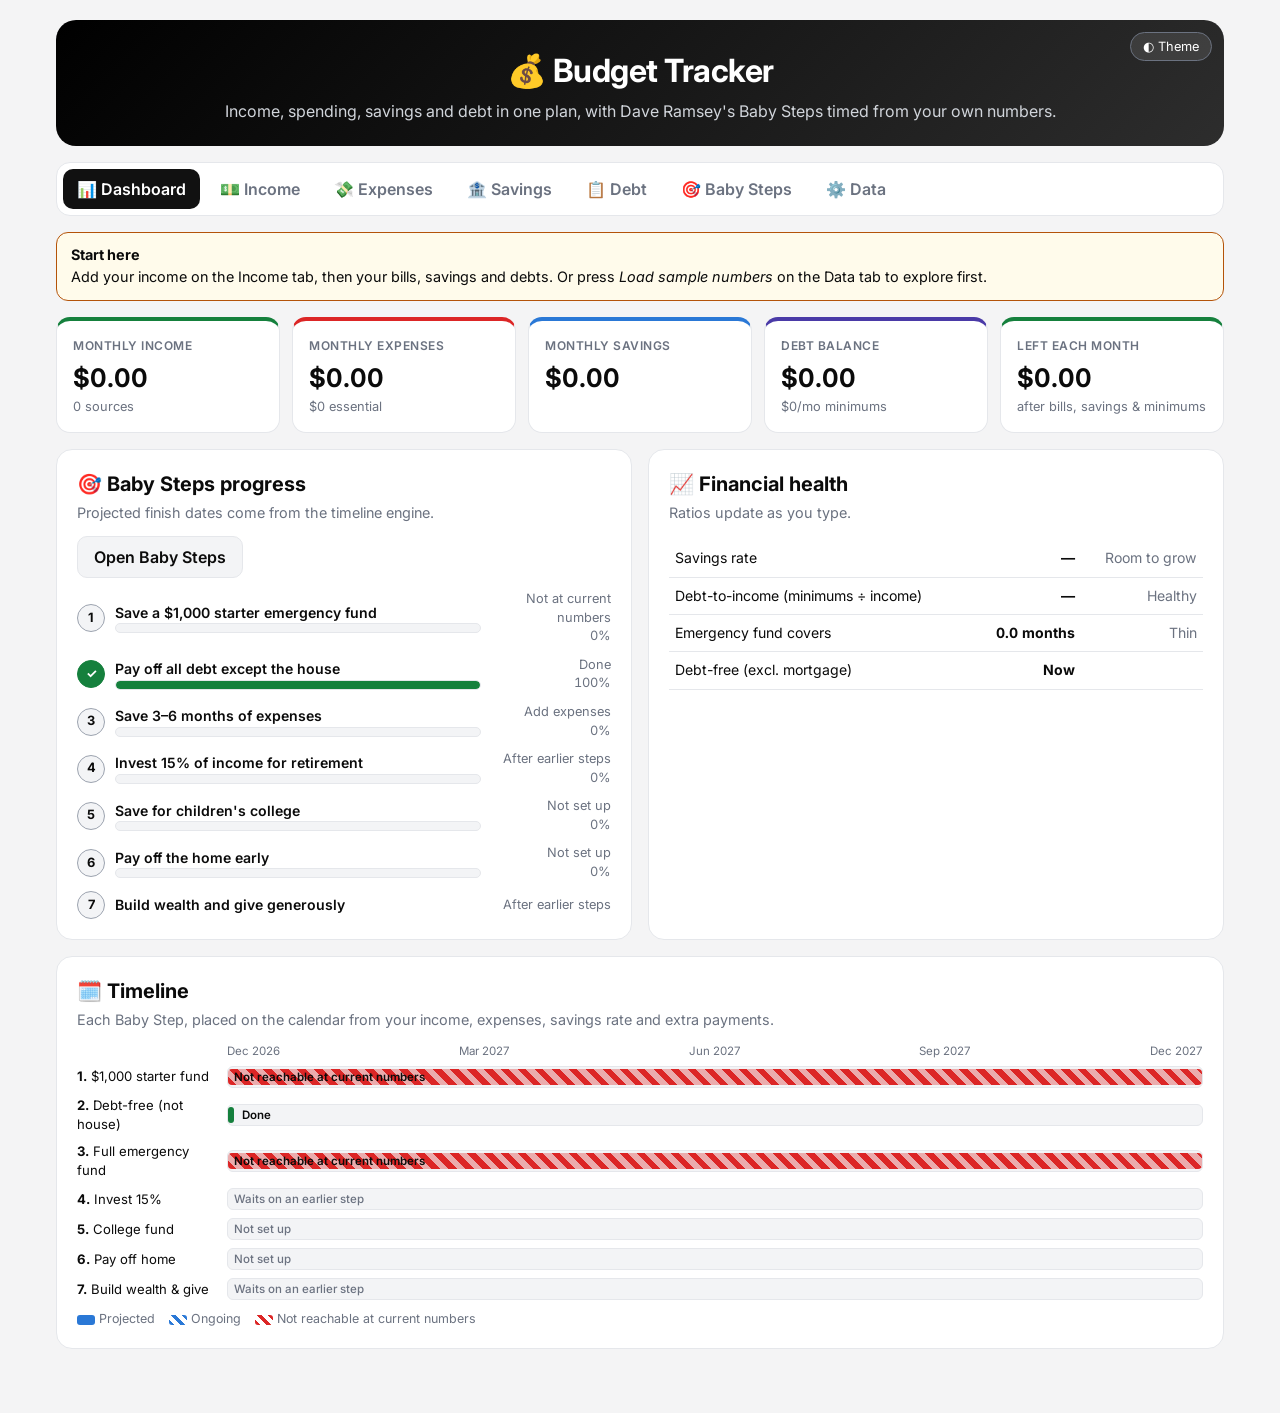
<file: budget.html>
<!doctype html>
<html lang="en">
<head>
  <meta charset="UTF-8">
  <meta name="viewport" content="width=device-width, initial-scale=1.0">
  <title>Budget Tracker</title>
  <link rel="preconnect" href="https://fonts.googleapis.com">
  <link rel="preconnect" href="https://fonts.gstatic.com" crossorigin>
  <link href="https://fonts.googleapis.com/css2?family=Inter:wght@400;500;600;700&display=swap" rel="stylesheet">
  <style>
    :root {
      color-scheme: light;
      --bg: #f4f4f5;
      --surface: #ffffff;
      --surface-2: #f9fafb;
      --surface-3: #f3f4f6;
      --border: #e5e7eb;
      --border-strong: #9ca3af;
      --text: #0b0b0b;
      --text-2: #374151;
      --muted: #6b7280;
      --accent: #111111;
      --accent-text: #ffffff;
      --income: #15803d;
      --expense: #dc2626;
      --savings: #2a78d6;
      --debt: #4a3aa7;
      --good: #15803d;
      --warn: #b45309;
      --bad: #dc2626;
      --good-bg: #f0fdf4;
      --warn-bg: #fffbeb;
      --bad-bg: #fef2f2;
      --series-1: #2a78d6;
      --series-2: #eb6834;
      --grid: #e5e7eb;
    }
    @media (prefers-color-scheme: dark) {
      :root:not([data-theme="light"]) {
        color-scheme: dark;
        --bg: #0b0b0b; --surface: #18181b; --surface-2: #1f1f23; --surface-3: #111113;
        --border: #2e2e33; --border-strong: #71717a;
        --text: #f4f4f5; --text-2: #d4d4d8; --muted: #a1a1aa;
        --accent: #f4f4f5; --accent-text: #000000;
        --income: #4ade80; --expense: #f87171; --savings: #3987e5; --debt: #9085e9;
        --good: #4ade80; --warn: #fbbf24; --bad: #f87171;
        --good-bg: #052e16; --warn-bg: #2a1d05; --bad-bg: #2a0a0a;
        --series-1: #3987e5; --series-2: #d95926; --grid: #2e2e33;
      }
    }
    :root[data-theme="dark"] {
      color-scheme: dark;
      --bg: #0b0b0b; --surface: #18181b; --surface-2: #1f1f23; --surface-3: #111113;
      --border: #2e2e33; --border-strong: #71717a;
      --text: #f4f4f5; --text-2: #d4d4d8; --muted: #a1a1aa;
      --accent: #f4f4f5; --accent-text: #000000;
      --income: #4ade80; --expense: #f87171; --savings: #3987e5; --debt: #9085e9;
      --good: #4ade80; --warn: #fbbf24; --bad: #f87171;
      --good-bg: #052e16; --warn-bg: #2a1d05; --bad-bg: #2a0a0a;
      --series-1: #3987e5; --series-2: #d95926; --grid: #2e2e33;
    }

    * { box-sizing: border-box; }
    html, body { margin: 0; padding: 0; }
    body {
      font-family: 'Inter', -apple-system, BlinkMacSystemFont, sans-serif;
      background: var(--bg); color: var(--text);
      min-height: 100vh; overflow-x: hidden; line-height: 1.45;
    }
    button, input, select { font-family: inherit; font-size: inherit; color: inherit; }
    .num { font-variant-numeric: tabular-nums; }
    [hidden] { display: none !important; }
    .sr-only { position: absolute; width: 1px; height: 1px; overflow: hidden; clip: rect(0 0 0 0); white-space: nowrap; }

    .wrap { max-width: 1200px; margin: 0 auto; padding: 20px 16px 48px; }

    /* Header */
    header.top {
      background: linear-gradient(135deg, #000 0%, #2d2d2d 100%); color: #fff;
      border-radius: 20px; padding: 28px 24px 22px; position: relative; text-align: center;
    }
    header.top h1 { margin: 0 0 6px; font-size: 2rem; letter-spacing: -0.5px; }
    header.top p { margin: 0; color: #d1d5db; }
    .top-actions { position: absolute; top: 12px; right: 12px; display: flex; gap: 6px; }
    .ghost {
      background: rgba(255,255,255,0.1); color: #fff; border: 1px solid #6b7280;
      border-radius: 999px; padding: 6px 12px; cursor: pointer; font-size: 0.8rem;
    }
    .ghost:hover { background: rgba(255,255,255,0.2); }

    /* Tabs */
    nav.tabs {
      display: flex; gap: 6px; overflow-x: auto; margin: 16px 0; padding: 6px;
      background: var(--surface); border: 1px solid var(--border); border-radius: 14px;
      scrollbar-width: none;
    }
    nav.tabs::-webkit-scrollbar { display: none; }
    .tab {
      flex: 0 0 auto; border: 0; background: transparent; padding: 10px 14px; border-radius: 10px;
      font-weight: 600; color: var(--muted); cursor: pointer; white-space: nowrap;
    }
    .tab:hover { background: var(--surface-3); color: var(--text); }
    .tab[aria-selected="true"] { background: var(--accent); color: var(--accent-text); }
    .panel-view { display: none; }
    .panel-view.active { display: block; }

    /* Notion sync bar */
    .syncbar {
      display: flex; align-items: center; gap: 10px; flex-wrap: wrap; font-size: 0.85rem; color: var(--text-2);
      background: var(--surface); border: 1px solid var(--border); border-radius: 12px; padding: 8px 12px; margin: -6px 0 16px;
    }
    .syncbar .dot { width: 8px; height: 8px; border-radius: 50%; background: var(--muted); flex: 0 0 8px; }
    .syncbar[data-state="good"] .dot { background: var(--good); }
    .syncbar[data-state="busy"] .dot { background: var(--savings); }
    .syncbar[data-state="warn"] .dot { background: var(--warn); }
    .syncbar[data-state="bad"] { border-color: var(--bad); }
    .syncbar[data-state="bad"] .dot { background: var(--bad); }
    .syncbar #syncNote { flex: 1 1 220px; min-width: 0; }
    .syncbar .actions { display: flex; gap: 12px; }
    .row input:disabled, .row select:disabled { opacity: .7; cursor: not-allowed; }
    .row.muted { opacity: .65; }

    /* Confirm dialog (the viewer blocks window.confirm) */
    .modal { position: fixed; inset: 0; background: rgba(0,0,0,.45); display: grid; place-items: center; z-index: 30; padding: 16px; }
    .modal-card { background: var(--surface); color: var(--text); border: 1px solid var(--border); border-radius: 16px; padding: 20px; max-width: 420px; width: 100%; box-shadow: 0 20px 40px rgba(0,0,0,.25); }
    .modal-card h3 { margin: 0 0 6px; font-size: 1.05rem; }
    .modal-card p { margin: 0; color: var(--text-2); font-size: 0.9rem; }
    .modal-card .btn-row { justify-content: flex-end; margin-top: 16px; }

    /* Cards */
    .card {
      background: var(--surface); border: 1px solid var(--border); border-radius: 16px;
      padding: 20px; margin-bottom: 16px;
    }
    .card h2 { margin: 0 0 4px; font-size: 1.25rem; }
    .card h3 { margin: 0 0 8px; font-size: 1rem; }
    .card .lede { margin: 0 0 16px; color: var(--muted); font-size: 0.9rem; }
    .card-head { display: flex; justify-content: space-between; align-items: flex-start; gap: 12px; flex-wrap: wrap; margin-bottom: 12px; }
    .card-head .lede { margin: 0; }

    .kpis { display: grid; grid-template-columns: repeat(5, 1fr); gap: 12px; margin-bottom: 16px; }
    .kpi {
      background: var(--surface); border: 1px solid var(--border); border-radius: 14px; padding: 16px;
      border-top: 4px solid var(--kpi-color, var(--border-strong));
    }
    .kpi .label { font-size: 0.75rem; text-transform: uppercase; letter-spacing: .5px; color: var(--muted); font-weight: 600; }
    .kpi .value { font-size: 1.6rem; font-weight: 700; margin-top: 4px; }
    .kpi .hint { font-size: 0.8rem; color: var(--muted); margin-top: 2px; }

    .grid-2 { display: grid; grid-template-columns: 1fr 1fr; gap: 16px; }
    .grid-2 > .card { margin-bottom: 0; }
    .stack > * + * { margin-top: 16px; }

    .callout { border-radius: 12px; padding: 12px 14px; font-size: 0.9rem; margin-bottom: 16px; border: 1px solid; }
    .callout.bad { background: var(--bad-bg); border-color: var(--bad); }
    .callout.warn { background: var(--warn-bg); border-color: var(--warn); }
    .callout.good { background: var(--good-bg); border-color: var(--good); }
    .callout strong { display: block; margin-bottom: 2px; }

    /* Progress bars */
    .bar { height: 10px; background: var(--surface-3); border: 1px solid var(--border); border-radius: 999px; overflow: hidden; }
    .bar > span { display: block; height: 100%; border-radius: 999px; background: var(--bar-color, var(--savings)); transition: width .35s ease; }
    .bar.done > span { background: var(--good); }
    .meta { display: flex; justify-content: space-between; gap: 8px; font-size: 0.8rem; color: var(--muted); margin-top: 4px; flex-wrap: wrap; }

    /* Editable rows */
    .rows { display: flex; flex-direction: column; gap: 8px; }
    .row, .row-head {
      display: grid; grid-template-columns: var(--cols); gap: 8px; align-items: center;
    }
    .row-head { font-size: 0.72rem; text-transform: uppercase; letter-spacing: .5px; color: var(--muted); font-weight: 600; padding: 0 10px; }
    .row { background: var(--surface-2); border: 1px solid var(--border); border-radius: 12px; padding: 8px 10px; }
    .row.focus-target { border-color: var(--warn); box-shadow: inset 4px 0 0 var(--warn); }
    .cell { display: flex; flex-direction: column; min-width: 0; }
    .cell-label { display: none; font-size: 0.7rem; color: var(--muted); font-weight: 600; text-transform: uppercase; letter-spacing: .4px; margin-bottom: 2px; }
    .cell.check { flex-direction: row; align-items: center; gap: 6px; font-size: 0.85rem; }
    .cell.check .cell-label { display: inline; text-transform: none; font-size: 0.85rem; margin: 0; color: var(--text-2); letter-spacing: 0; font-weight: 500; }
    .row input[type="text"], .row input[type="number"], .row input[type="month"], .row select,
    .field input, .field select {
      width: 100%; min-width: 0; padding: 8px 10px; border: 1px solid var(--border); border-radius: 8px;
      background: var(--surface); outline: none;
    }
    .row input:focus, .row select:focus, .field input:focus, .field select:focus { border-color: var(--text); box-shadow: 0 0 0 2px color-mix(in srgb, var(--text) 15%, transparent); }
    .row input[type="checkbox"] { width: 18px; height: 18px; accent-color: var(--accent); }
    .calc { font-size: 0.85rem; color: var(--text-2); min-width: 0; }
    .calc .bar { margin-top: 4px; }
    .empty { color: var(--muted); font-size: 0.9rem; padding: 12px; text-align: center; border: 1px dashed var(--border); border-radius: 12px; }
    .del {
      border: 0; background: transparent; color: var(--muted); cursor: pointer; font-size: 1.2rem;
      width: 32px; height: 32px; border-radius: 8px; line-height: 1;
    }
    .del:hover { background: var(--bad-bg); color: var(--bad); }

    .total-bar {
      display: flex; justify-content: space-between; align-items: center; margin-top: 12px;
      padding: 12px 14px; border-radius: 12px; background: var(--surface-3); border: 1px solid var(--border); flex-wrap: wrap; gap: 8px;
    }
    .total-bar .big { font-size: 1.4rem; font-weight: 700; }

    .btn {
      border: 0; border-radius: 10px; padding: 10px 16px; font-weight: 600; cursor: pointer;
      background: var(--accent); color: var(--accent-text);
    }
    .btn:hover { opacity: .88; }
    .btn.secondary { background: var(--surface-3); color: var(--text); border: 1px solid var(--border); }
    .btn-row { display: flex; gap: 8px; flex-wrap: wrap; margin-top: 12px; }

    .fields { display: flex; gap: 12px; flex-wrap: wrap; align-items: flex-end; }
    .field { display: flex; flex-direction: column; gap: 4px; font-size: 0.85rem; color: var(--text-2); min-width: 160px; }
    .seg { display: inline-flex; border: 1px solid var(--border); border-radius: 10px; overflow: hidden; }
    .seg button { border: 0; background: var(--surface); padding: 8px 12px; cursor: pointer; font-weight: 600; color: var(--muted); }
    .seg button[aria-pressed="true"] { background: var(--accent); color: var(--accent-text); }

    /* Category breakdown */
    .cat-list { display: flex; flex-direction: column; gap: 10px; }
    .cat-line { display: grid; grid-template-columns: 150px 1fr 110px; gap: 10px; align-items: center; font-size: 0.9rem; }
    .cat-line .bar { height: 12px; }
    .tag { display: inline-block; font-size: 0.68rem; font-weight: 600; padding: 2px 6px; border-radius: 6px; background: var(--surface-3); color: var(--muted); border: 1px solid var(--border); margin-left: 4px; vertical-align: middle; }
    .tag.ess { color: var(--savings); border-color: var(--savings); background: transparent; }

    /* Baby steps */
    .steps { display: flex; flex-direction: column; gap: 12px; }
    .step { border: 1px solid var(--border); border-radius: 14px; padding: 16px; background: var(--surface-2); }
    .step.current { border-color: var(--text); box-shadow: 0 0 0 1px var(--text); }
    .step-top { display: flex; gap: 12px; align-items: flex-start; }
    .step-num {
      flex: 0 0 36px; height: 36px; border-radius: 50%; display: grid; place-items: center; font-weight: 700;
      background: var(--surface-3); border: 2px solid var(--border-strong);
    }
    .step.is-done .step-num { background: var(--good); border-color: var(--good); color: var(--surface); }
    .step h3 { margin: 0; font-size: 1rem; }
    .step p { margin: 4px 0 0; font-size: 0.87rem; color: var(--text-2); }
    .step-body { margin-top: 12px; }
    .step-facts { display: grid; grid-template-columns: repeat(3, 1fr); gap: 8px; margin-top: 10px; font-size: 0.82rem; }
    .step-facts div { background: var(--surface); border: 1px solid var(--border); border-radius: 10px; padding: 8px 10px; }
    .step-facts b { display: block; font-size: 0.95rem; }
    .step-facts span { color: var(--muted); }
    .link-btn { background: none; border: 0; padding: 0; color: var(--savings); text-decoration: underline; cursor: pointer; font-size: 0.85rem; font-weight: 600; }
    .status { font-size: 0.75rem; font-weight: 700; padding: 2px 8px; border-radius: 999px; white-space: nowrap; }
    .status.done { background: var(--good-bg); color: var(--good); border: 1px solid var(--good); }
    .status.now { background: var(--accent); color: var(--accent-text); }
    .status.later { background: var(--surface-3); color: var(--muted); border: 1px solid var(--border); }
    .status.stuck { background: var(--bad-bg); color: var(--bad); border: 1px solid var(--bad); }

    .mini-steps { display: flex; flex-direction: column; gap: 10px; }
    .mini-step { display: grid; grid-template-columns: 28px 1fr 120px; gap: 10px; align-items: center; font-size: 0.88rem; }
    .mini-step .n { width: 28px; height: 28px; border-radius: 50%; display: grid; place-items: center; font-weight: 700; font-size: 0.8rem; background: var(--surface-3); border: 1px solid var(--border-strong); }
    .mini-step.is-done .n { background: var(--good); border-color: var(--good); color: var(--surface); }
    .mini-step .when { text-align: right; font-size: 0.8rem; color: var(--muted); }

    /* Timeline (Gantt) */
    .gantt { position: relative; }
    .g-axis { display: flex; justify-content: space-between; font-size: 0.72rem; color: var(--muted); margin: 0 0 6px 150px; }
    .g-row { display: grid; grid-template-columns: 140px 1fr; gap: 10px; align-items: center; margin-bottom: 8px; font-size: 0.82rem; }
    .g-track { position: relative; height: 22px; background: var(--surface-3); border-radius: 6px; border: 1px solid var(--border); }
    .g-bar {
      position: absolute; top: 2px; bottom: 2px; border-radius: 4px; background: var(--series-1);
      min-width: 4px; cursor: default;
    }
    .g-bar.ongoing { background: repeating-linear-gradient(45deg, var(--series-1) 0 6px, color-mix(in srgb, var(--series-1) 45%, transparent) 6px 12px); }
    .g-bar.stuck { background: repeating-linear-gradient(45deg, var(--bad) 0 6px, color-mix(in srgb, var(--bad) 35%, transparent) 6px 12px); }
    .g-bar.done { background: var(--good); }
    .g-label { position: absolute; top: 50%; transform: translateY(-50%); font-size: 0.72rem; font-weight: 600; white-space: nowrap; color: var(--text); padding: 0 6px; pointer-events: none; }
    .g-legend { display: flex; gap: 14px; flex-wrap: wrap; font-size: 0.78rem; color: var(--muted); margin-top: 10px; }
    .g-legend i { display: inline-block; width: 18px; height: 10px; border-radius: 3px; vertical-align: middle; margin-right: 4px; }

    /* Chart */
    .chart-wrap { position: relative; }
    .chart-legend { display: flex; gap: 16px; flex-wrap: wrap; font-size: 0.82rem; color: var(--text-2); margin-bottom: 8px; }
    .chart-legend i { display: inline-block; width: 16px; height: 3px; border-radius: 2px; vertical-align: middle; margin-right: 6px; }
    svg.chart { display: block; width: 100%; height: 260px; overflow: visible; }
    svg.chart text { fill: var(--muted); font-size: 11px; }
    .tooltip {
      position: absolute; pointer-events: none; background: var(--surface); border: 1px solid var(--border-strong);
      border-radius: 10px; padding: 8px 10px; font-size: 0.8rem; box-shadow: 0 6px 20px rgba(0,0,0,.15);
      opacity: 0; transition: opacity .1s; white-space: nowrap; z-index: 5;
    }
    .tooltip.show { opacity: 1; }
    .tooltip .t-row { display: flex; align-items: center; gap: 6px; }
    .tooltip i { display: inline-block; width: 10px; height: 3px; border-radius: 2px; }

    table.plain { width: 100%; border-collapse: collapse; font-size: 0.88rem; }
    table.plain th, table.plain td { text-align: left; padding: 8px 6px; border-bottom: 1px solid var(--border); }
    table.plain th { font-size: 0.72rem; text-transform: uppercase; letter-spacing: .5px; color: var(--muted); }
    table.plain td.r, table.plain th.r { text-align: right; }

    details.logic { font-size: 0.88rem; color: var(--text-2); }
    details.logic summary { cursor: pointer; font-weight: 600; color: var(--text); }
    details.logic code { background: var(--surface-3); padding: 1px 5px; border-radius: 4px; font-size: 0.82rem; }
    details.logic li { margin-bottom: 6px; }

    .toast {
      position: fixed; bottom: 20px; left: 50%; transform: translateX(-50%) translateY(20px);
      background: var(--accent); color: var(--accent-text); padding: 10px 16px; border-radius: 10px;
      font-size: 0.9rem; opacity: 0; transition: all .2s; pointer-events: none; z-index: 20; max-width: calc(100% - 32px);
    }
    .toast.show { opacity: 1; transform: translateX(-50%) translateY(0); }

    @media (max-width: 960px) {
      .kpis { grid-template-columns: repeat(2, 1fr); }
      .kpis .kpi:last-child { grid-column: span 2; }
      .grid-2 { grid-template-columns: 1fr; }
    }
    @media (max-width: 720px) {
      header.top { padding-top: 52px; }
      header.top h1 { font-size: 1.6rem; }
      .row-head { display: none; }
      .row { grid-template-columns: 1fr 1fr; }
      .row .cell-label { display: block; }
      .row .wide, .row .calc { grid-column: 1 / -1; }
      .row .del { justify-self: end; grid-column: 2; grid-row: 1; }
      .row .wide:first-child { grid-column: 1; }
      .step-facts { grid-template-columns: 1fr; }
      .cat-line { grid-template-columns: 1fr 90px; }
      .cat-line .bar { grid-column: 1 / -1; grid-row: 2; }
      .g-row { grid-template-columns: 1fr; gap: 4px; }
      .g-axis { margin-left: 0; }
      .mini-step { grid-template-columns: 28px 1fr; }
      .mini-step .when { grid-column: 2; text-align: left; }
    }
  </style>
</head>
<body>
<div class="wrap">
  <header class="top">
    <div class="top-actions">
      <button type="button" class="ghost" id="themeBtn" aria-label="Toggle dark mode">◐ Theme</button>
    </div>
    <h1>💰 Budget Tracker</h1>
    <p>Income, spending, savings and debt in one plan, with Dave Ramsey's Baby Steps timed from your own numbers.</p>
  </header>

  <nav class="tabs" role="tablist" aria-label="Sections">
    <button class="tab" role="tab" data-tab="dashboard">📊 Dashboard</button>
    <button class="tab" role="tab" data-tab="income">💵 Income</button>
    <button class="tab" role="tab" data-tab="expenses">💸 Expenses</button>
    <button class="tab" role="tab" data-tab="savings">🏦 Savings</button>
    <button class="tab" role="tab" data-tab="debt">📋 Debt</button>
    <button class="tab" role="tab" data-tab="goals">🎯 Baby Steps</button>
    <button class="tab" role="tab" data-tab="data">⚙️ Data</button>
  </nav>

  <div class="syncbar" id="syncBar" hidden role="status" aria-live="polite">
    <span class="dot" aria-hidden="true"></span>
    <span id="syncNote"></span>
    <span class="actions">
      <button type="button" class="link-btn" id="syncBtn">Refresh from Notion</button>
      <a class="link-btn" href="https://app.notion.com/p/309da0eb6b0e801d9d1fe67af33a3f78" target="_blank" rel="noopener">Open in Notion ↗</a>
    </span>
  </div>

  <!-- ============ DASHBOARD ============ -->
  <section class="panel-view" id="view-dashboard" role="tabpanel">
    <div id="gapCallout"></div>
    <div class="kpis">
      <div class="kpi" style="--kpi-color: var(--income)"><div class="label">Monthly income</div><div class="value num" id="kIncome">$0</div><div class="hint" id="kIncomeHint"></div></div>
      <div class="kpi" style="--kpi-color: var(--expense)"><div class="label">Monthly expenses</div><div class="value num" id="kExpenses">$0</div><div class="hint" id="kExpensesHint"></div></div>
      <div class="kpi" style="--kpi-color: var(--savings)"><div class="label">Monthly savings</div><div class="value num" id="kSavings">$0</div><div class="hint" id="kSavingsHint"></div></div>
      <div class="kpi" style="--kpi-color: var(--debt)"><div class="label">Debt balance</div><div class="value num" id="kDebt">$0</div><div class="hint" id="kDebtHint"></div></div>
      <div class="kpi" id="kSurplusCard"><div class="label">Left each month</div><div class="value num" id="kSurplus">$0</div><div class="hint">after bills, savings &amp; minimums</div></div>
    </div>

    <div class="grid-2">
      <div class="card">
        <div class="card-head">
          <div><h2>🎯 Baby Steps progress</h2><p class="lede">Projected finish dates come from the timeline engine.</p></div>
          <button class="btn secondary" data-go="goals">Open Baby Steps</button>
        </div>
        <div class="mini-steps" id="miniSteps"></div>
      </div>
      <div class="card">
        <h2>📈 Financial health</h2>
        <p class="lede">Ratios update as you type.</p>
        <table class="plain"><tbody id="healthTable"></tbody></table>
      </div>
    </div>

    <div class="card" style="margin-top:16px">
      <div class="card-head">
        <div><h2>🗓️ Timeline</h2><p class="lede" id="timelineLede">Each Baby Step, placed on the calendar from your income, expenses, savings rate and extra payments.</p></div>
      </div>
      <div class="gantt" id="gantt"></div>
    </div>
  </section>

  <!-- ============ INCOME ============ -->
  <section class="panel-view" id="view-income" role="tabpanel">
    <div class="card">
      <h2>💵 Income sources</h2>
      <p class="lede">Enter take-home pay the way you receive it. Everything is converted to a monthly amount. <b>×</b> is how many per period, like 4 classes a week. Tick <b>Variable</b> for income that isn't guaranteed (gigs, workshops, commissions), and untick <b>Counted</b> to leave a stream out of the plan.</p>
      <div class="rows" id="list-income"></div>
      <div class="btn-row" data-adds><button class="btn" data-add="income">+ Add income source</button></div>
      <div class="total-bar">
        <span>Total monthly income <span class="tag" id="incomeSplit"></span></span>
        <span class="big num" id="tIncome" style="color:var(--income)">$0</span>
      </div>
      <div class="fields" style="margin-top:14px">
        <label class="field" style="min-width:260px">Plan timelines on
          <select id="setReliable">
            <option value="all">All income</option>
            <option value="reliable">Reliable income only (ignore variable)</option>
          </select>
        </label>
      </div>
    </div>
  </section>

  <!-- ============ EXPENSES ============ -->
  <section class="panel-view" id="view-expenses" role="tabpanel">
    <div class="card">
      <h2>💸 Monthly expenses</h2>
      <p class="lede">Your regular bills and spending. Leave debt payments out of this list and enter them on the Debt tab so they aren't counted twice. Categories marked <span class="tag ess">essential</span> set the size of your Baby Step 3 emergency fund.</p>
      <div class="rows" id="list-expenses"></div>
      <div class="btn-row" data-adds><button class="btn" data-add="expenses">+ Add expense</button></div>
      <div class="total-bar">
        <span>Total monthly expenses <span class="tag" id="essSplit"></span></span>
        <span class="big num" id="tExpenses" style="color:var(--expense)">$0</span>
      </div>
    </div>
    <div class="card">
      <h2>By category</h2>
      <p class="lede">Share of monthly spending.</p>
      <div class="cat-list" id="catList"></div>
    </div>
  </section>

  <!-- ============ SAVINGS ============ -->
  <section class="panel-view" id="view-savings" role="tabpanel">
    <div class="card">
      <h2>🏦 Savings goals</h2>
      <p class="lede">Each goal has a monthly contribution, what's saved so far, and a target. Link a goal to a Baby Step and it counts toward that step. Emergency fund goals leave the target blank to use the automatic 3–6 month figure.</p>
      <div class="rows" id="list-savings"></div>
      <div class="btn-row" data-adds><button class="btn" data-add="savings">+ Add savings goal</button></div>
      <div class="total-bar">
        <span>Total monthly savings <span class="tag" id="savingsRate"></span></span>
        <span class="big num" id="tSavings" style="color:var(--savings)">$0</span>
      </div>
    </div>
  </section>

  <!-- ============ DEBT ============ -->
  <section class="panel-view" id="view-debt" role="tabpanel">
    <div class="card">
      <div class="card-head">
        <div>
          <h2>📋 Debt payoff</h2>
          <p class="lede">List every debt. Pay the minimum on all of them and put every extra dollar on the one at the top. When it's gone, its payment rolls to the next.</p>
        </div>
        <div class="seg" role="group" aria-label="Payoff order">
          <button type="button" data-strategy="avalanche">Avalanche · highest rate</button>
          <button type="button" data-strategy="snowball">Snowball · smallest balance</button>
        </div>
      </div>
      <div class="rows" id="list-debts"></div>
      <div class="btn-row" data-adds><button class="btn" data-add="debts">+ Add debt</button></div>
      <div class="total-bar">
        <span>Non-mortgage debt <span class="tag" id="debtMinTag"></span></span>
        <span class="big num" id="tDebt" style="color:var(--debt)">$0</span>
      </div>
    </div>

    <div class="grid-2">
      <div class="card">
        <h2>Payoff plan</h2>
        <p class="lede" id="planLede"></p>
        <div id="planSummary"></div>
      </div>
      <div class="card">
        <h2>Extra payments</h2>
        <p class="lede">One-time money that goes to debt: bonuses, tax refunds, workshop payouts. It lands in the month you pick and follows the Baby Step order.</p>
        <div class="rows" id="list-lumps"></div>
        <div class="btn-row" data-adds><button class="btn" data-add="lumps">+ Add extra payment</button></div>
      </div>
    </div>

    <div class="card" style="margin-top:16px">
      <h2>Projected non-mortgage debt</h2>
      <p class="lede">Your plan compared with paying only the minimums.</p>
      <div class="chart-wrap" id="chartWrap">
        <div class="chart-legend">
          <span><i style="background:var(--series-1)"></i>Your plan</span>
          <span><i style="background:var(--series-2)"></i>Minimums only</span>
        </div>
        <svg class="chart" id="debtChart" role="img" aria-label="Projected debt balance by month"></svg>
        <div class="tooltip" id="chartTip"></div>
      </div>
    </div>

    <div class="card">
      <div class="card-head">
        <div><h2>Balance log</h2><p class="lede">Once a month, update the balances above and press the button. The log shows how your real balances moved from month to month.</p></div>
        <button class="btn" id="logBtn">Log today's balances</button>
      </div>
      <div id="logTable"></div>
    </div>
  </section>

  <!-- ============ BABY STEPS ============ -->
  <section class="panel-view" id="view-goals" role="tabpanel">
    <div class="card">
      <div class="card-head">
        <div><h2>🎯 Dave Ramsey's 7 Baby Steps</h2><p class="lede">Work them in order. Progress is pulled from your Savings and Debt tabs, and each date comes from the timeline engine.</p></div>
        <label class="field" style="min-width:200px">Emergency fund size (Step 3)
          <select id="setEfMonths">
            <option value="3">3 months of expenses</option>
            <option value="4">4 months</option>
            <option value="5">5 months</option>
            <option value="6">6 months of expenses</option>
          </select>
        </label>
      </div>
      <div class="steps" id="stepCards"></div>
    </div>
  </section>

  <!-- ============ DATA ============ -->
  <section class="panel-view" id="view-data" role="tabpanel">
    <div class="card">
      <h2>⚙️ Your data</h2>
      <p class="lede" id="dataLede">Everything is saved in this browser only. Export a backup regularly, and import it on another device to pick up where you left off. Import also accepts data exported from the old Canva version.</p>
      <div class="btn-row">
        <button class="btn" id="exportBtn">⬇ Export backup (JSON)</button>
        <button class="btn secondary" id="importBtn" data-local-only>⬆ Import backup</button>
        <input type="file" id="importFile" accept="application/json,.json" class="sr-only">
        <button class="btn secondary" id="sampleBtn" data-local-only>Load sample numbers</button>
        <button class="btn secondary" id="resetBtn" data-local-only>Clear everything</button>
      </div>
    </div>
    <div class="card">
      <details class="logic" open>
        <summary>How the numbers work</summary>
        <ul>
          <li><b>Monthly income</b> = Σ amount × frequency factor (weekly <code>52/12</code>, every two weeks <code>26/12</code>, twice a month <code>2</code>, monthly <code>1</code>, yearly <code>1/12</code>).</li>
          <li><b>Left each month</b> = income − expenses − savings contributions − debt minimums. If this is negative, no timeline can move forward, so it is flagged at the top of the dashboard.</li>
          <li><b>Emergency fund (Steps 1 &amp; 3)</b> = balance of savings goals linked to the emergency fund. Step 1 is done at $1,000. Step 3 target = months × (essential expenses + mortgage payment).</li>
          <li><b>Step 2 progress</b> = (starting balance − current balance) ÷ starting balance, over all non-mortgage debt.</li>
          <li><b>Step 4 target</b> = 15% of total income, per month. Progress = monthly contributions to goals linked to retirement ÷ that target.</li>
          <li><b>Timeline engine</b> runs month by month: add interest (<code>balance × APR ÷ 12</code>), pay every minimum, then send what's left over, any extra payment due that month, and the minimums freed by paid-off debts, in Baby Step order: $1,000 emergency fund → debts (avalanche or snowball order) → full emergency fund → mortgage. Savings contributions keep flowing to their goals throughout.</li>
          <li><b>Other goals</b> finish in <code>(target − saved) ÷ monthly contribution</code> months. No investment growth is assumed.</li>
          <li><b>Debt-to-income</b> = monthly debt minimums ÷ monthly income.</li>
        </ul>
      </details>
    </div>
  </section>
</div>
<div class="toast" id="toast" role="status" aria-live="polite"></div>
<div class="modal" id="confirmBox" hidden role="dialog" aria-modal="true" aria-labelledby="confirmTitle">
  <div class="modal-card">
    <h3 id="confirmTitle"></h3>
    <p id="confirmText"></p>
    <div class="btn-row">
      <button type="button" class="btn secondary" id="confirmNo">Cancel</button>
      <button type="button" class="btn" id="confirmYes">OK</button>
    </div>
  </div>
</div>

<script>
(() => {
  'use strict';

  // ---------- constants ----------
  const STORE_KEY = 'budgetTracker.v1';
  const TAB_KEY = 'budgetTracker.tab';
  const THEME_KEY = 'budgetTracker.theme';
  const MAX_MONTHS = 600; // 50-year simulation cap

  const FREQ = {
    weekly:      { label: 'Weekly',          factor: 52 / 12 },
    biweekly:    { label: 'Every 2 weeks',   factor: 26 / 12 },
    semimonthly: { label: 'Twice a month',   factor: 2 },
    monthly:     { label: 'Monthly',         factor: 1 },
    annual:      { label: 'Yearly',          factor: 1 / 12 },
  };

  const CATEGORIES = {
    Housing:          { icon: '🏠', essential: true },
    Food:             { icon: '🍽️', essential: true },
    Transportation:   { icon: '🚗', essential: true },
    Utilities:        { icon: '⚡', essential: true },
    Insurance:        { icon: '🛡️', essential: true },
    Healthcare:       { icon: '🏥', essential: true },
    Childcare:        { icon: '🧸', essential: true },
    Subscriptions:    { icon: '📱', essential: false },
    Entertainment:    { icon: '🎬', essential: false },
    'Personal Care':  { icon: '💄', essential: false },
    Giving:           { icon: '🤝', essential: false },
    Other:            { icon: '📦', essential: false },
  };

  const STEP_LINKS = {
    '0': 'Not linked',
    '3': 'Emergency fund (Steps 1 & 3)',
    '4': 'Retirement (Step 4)',
    '5': 'College (Step 5)',
    '7': 'Wealth & giving (Step 7)',
  };

  const BABY_STEPS = [
    { n: 1, short: '$1,000 starter fund', title: 'Save a $1,000 starter emergency fund', desc: 'A small cushion so a surprise bill doesn\'t go on a credit card.', benchmark: '30 days', link: 'savings' },
    { n: 2, short: 'Debt-free (not house)', title: 'Pay off all debt except the house', desc: 'List debts from highest interest rate to lowest. Pay minimums on everything and put every extra dollar on the highest rate first (debt avalanche).', benchmark: '~2 years', link: 'debt' },
    { n: 3, short: 'Full emergency fund', title: 'Save 3–6 months of expenses', desc: 'A full emergency fund, sized from your essential expenses and mortgage payment.', benchmark: '', link: 'savings' },
    { n: 4, short: 'Invest 15%', title: 'Invest 15% of income for retirement', desc: 'Start with the employer match, then Roth IRA / 401(k).', benchmark: 'Ongoing', link: 'savings' },
    { n: 5, short: 'College fund', title: 'Save for children\'s college', desc: 'ESA or 529 contributions toward a target you set.', benchmark: '', link: 'savings' },
    { n: 6, short: 'Pay off home', title: 'Pay off the home early', desc: 'Every extra dollar goes to the mortgage. Aim for about 10 years.', benchmark: '~10 years', link: 'debt' },
    { n: 7, short: 'Build wealth & give', title: 'Build wealth and give generously', desc: 'Keep investing, and give.', benchmark: 'Ongoing', link: 'savings' },
  ];

  // ---------- helpers ----------
  const $ = id => document.getElementById(id);
  const uid = () => Math.random().toString(36).slice(2, 9) + Date.now().toString(36);
  const num = v => { const n = parseFloat(v); return Number.isFinite(n) ? n : 0; };
  const esc = s => String(s ?? '').replace(/[&<>"']/g, c => ({ '&': '&amp;', '<': '&lt;', '>': '&gt;', '"': '&quot;', "'": '&#39;' }[c]));
  const sum = (arr, fn) => arr.reduce((s, x) => s + fn(x), 0);
  const clamp01 = x => Math.max(0, Math.min(1, x));
  const moneyFmt = new Intl.NumberFormat('en-US', { style: 'currency', currency: 'USD' });
  const money0Fmt = new Intl.NumberFormat('en-US', { style: 'currency', currency: 'USD', maximumFractionDigits: 0 });
  const fmt = n => moneyFmt.format(n || 0);
  const fmt0 = n => money0Fmt.format(Math.round(n || 0));
  const pct = x => `${(x * 100).toFixed(x > 0 && x < 0.1 ? 1 : 0)}%`;

  const NOW = new Date();
  const BASE_Y = NOW.getFullYear(), BASE_M = NOW.getMonth();
  const monthLabel = off => new Date(BASE_Y, BASE_M + off, 1).toLocaleDateString('en-US', { month: 'short', year: 'numeric' });
  const monthsFromNow = ym => { const [y, m] = String(ym).split('-').map(Number); return (y - BASE_Y) * 12 + (m - 1 - BASE_M); };
  const thisYm = () => `${BASE_Y}-${String(BASE_M + 1).padStart(2, '0')}`;
  const duration = n => {
    if (n <= 0) return 'done';
    const y = Math.floor(n / 12), m = n % 12;
    return [y ? `${y} yr` : '', m ? `${m} mo` : ''].filter(Boolean).join(' ');
  };

  function toast(msg) {
    const t = $('toast'); t.textContent = msg; t.classList.add('show');
    clearTimeout(toast._t); toast._t = setTimeout(() => t.classList.remove('show'), 2600);
  }

  // ---------- state ----------
  function blankState() {
    return {
      income: [],
      expenses: [],
      savings: [
        { id: uid(), name: 'Emergency fund', monthly: '', balance: '', target: '', step: '3' },
        { id: uid(), name: 'Retirement (401k / Roth IRA)', monthly: '', balance: '', target: '', step: '4' },
      ],
      debts: [],
      lumps: [],
      log: [],
      settings: { strategy: 'avalanche', efMonths: 4, reliableOnly: false },
    };
  }

  function normalize(s) {
    const b = blankState();
    const out = { ...b, ...(s || {}) };
    ['income', 'expenses', 'savings', 'debts', 'lumps', 'log'].forEach(k => { if (!Array.isArray(out[k])) out[k] = []; });
    out.settings = { ...b.settings, ...(s && s.settings) };
    return out;
  }

  let state;
  try { state = normalize(JSON.parse(localStorage.getItem(STORE_KEY))); }
  catch { state = blankState(); }

  let saveTimer;
  function save() {
    clearTimeout(saveTimer);
    saveTimer = setTimeout(() => {
      try { localStorage.setItem(STORE_KEY, JSON.stringify(state)); }
      catch { toast('Couldn\'t save in this browser. Export a backup to keep your data.'); }
    }, 250);
  }

  // ---------- Notion sync ----------
  // Inside claude.ai the page reads and writes the Financial Dashboard databases
  // through the viewer's Notion connector. Opened as a plain file it stays local.
  const NOTION = 'Notion';
  const DS = {
    income:   '309da0eb-6b0e-80c7-82d9-000b1a254c3c',
    expenses: '309da0eb-6b0e-804d-b240-000b56fc6f06',
    debts:    '309da0eb-6b0e-808b-9a4a-000b48bd7e2a',
    goals:    '309da0eb-6b0e-80b9-9ce7-000b3106364d',
  };
  // tracker list -> Notion data source (one-time Income rows become extra payments)
  const SRC = { income: 'income', lumps: 'income', expenses: 'expenses', debts: 'debts', savings: 'goals' };
  const NFREQ = { weekly: 'Weekly', biweekly: 'Biweekly', monthly: 'Monthly' };
  const FREQ_FROM = { Weekly: 'weekly', Biweekly: 'biweekly', Monthly: 'monthly' };
  const NOTION_CAT = { Housing: 'Housing', Food: 'Food', Transportation: 'Transport', Utilities: 'Utilities', Subscriptions: 'Subscriptions', 'Personal Care': 'Personal', Other: 'Other' };
  const CAT_FROM = Object.fromEntries(Object.entries(NOTION_CAT).map(([k, v]) => [v, k]));
  // Fields Notion has no column for stay on this device, keyed by page.
  const LOCAL_KEY = 'budgetTracker.notionLocal';
  const LOCAL_FIELDS = { savings: ['monthly'], debts: ['mortgage'] };

  const S = {
    mcp: null,
    mode: 'local',      // local | loading | live | cached
    problem: null,      // { text, retry }
    at: null, truncated: false,
    timers: {}, dirty: new Set(), writing: 0, chain: Promise.resolve(),
  };
  const notionMode = () => S.mode !== 'local';
  const locked = () => S.mode === 'loading' || S.mode === 'cached';

  let overlay = {};
  try { overlay = JSON.parse(localStorage.getItem(LOCAL_KEY)) || {}; } catch { overlay = {}; }
  function saveOverlay() { try { localStorage.setItem(LOCAL_KEY, JSON.stringify(overlay)); } catch {} }

  const yes = v => v === '__YES__';
  const yn = b => (b ? '__YES__' : '__NO__');
  const numOrNull = v => { if (v === '' || v == null) return null; const n = parseFloat(v); return Number.isFinite(n) ? n : null; };
  const relation = v => Array.isArray(v) ? v : (typeof v === 'string' && v.startsWith('[')) ? (() => { try { return JSON.parse(v); } catch { return []; } })() : [];
  const pageOf = x => { const m = String((x && x.url) || '').match(/([0-9a-f]{32})(?:[?#].*)?$/i); return m ? m[1] : null; };
  // Titles come back as Notion markdown ("<p>Chase</p>", "\$65 class").
  const plain = v => typeof v !== 'string' ? '' : v
    .replace(/<br\s*\/?>/gi, ' ').replace(/<[^>]+>/g, '')
    .replace(/\\([\\$*_~`[\]#>])/g, '$1')
    .replace(/&lt;/g, '<').replace(/&gt;/g, '>').replace(/&quot;/g, '"').replace(/&#39;/g, "'").replace(/&amp;/g, '&')
    .replace(/\s+/g, ' ').trim();
  const titleOut = v => String(v || '').trim().replace(/\$/g, '\\$');

  function fromNotion(src, r) {
    const page = pageOf(r);
    if (!page) return null;
    const ov = overlay[page] || {};
    const base = { id: 'n' + page, _page: page };
    const name = plain(r.Name);
    if (src === 'income') {
      const date = typeof r['date:Date:start'] === 'string' ? r['date:Date:start'].slice(0, 10) : '';
      if (!r.Frequency && date) {
        return { list: 'lumps', item: { ...base, _date: date, month: date.slice(0, 7), amount: r.Amount ?? '', note: name, include: yes(r.Include) } };
      }
      return { list: 'income', item: { ...base, _rel: r.Reliability || '', name, amount: r.Amount ?? '', count: r.Count ?? '', freq: FREQ_FROM[r.Frequency] || 'monthly', variable: !!r.Reliability && r.Reliability !== 'Steady', include: yes(r.Include) } };
    }
    if (src === 'expenses') {
      return { list: 'expenses', item: { ...base, category: CAT_FROM[r.Category] || 'Other', name, amount: r.Amount ?? '', active: yes(r.Active), mirror: /\bminimum\b/i.test(name) && !r.Type } };
    }
    if (src === 'debts') {
      const rate = typeof r['Interest Rate'] === 'number' ? Math.round(r['Interest Rate'] * 1e6) / 1e4 : '';
      return { list: 'debts', item: { ...base, name, balance: r.Balance ?? '', rate, min: r['Minimum Payment'] ?? '', original: r['Starting Balance'] ?? '', mortgage: !!ov.mortgage, _touchedOriginal: true } };
    }
    // Goals tied to a card ("Kill Discover") are the debt itself, and income targets aren't savings.
    if (relation(r.Debts).length || /income/i.test(name)) return null;
    const bs = typeof r['Baby Step #'] === 'number' ? r['Baby Step #'] : null;
    const step = bs === 1 || bs === 3 ? '3' : [4, 5, 7].includes(bs) ? String(bs) : '0';
    return { list: 'savings', item: { ...base, _step: bs, name, balance: r['Current Amount'] ?? '', target: r['Target Amount '] ?? '', step, monthly: ov.monthly ?? '' } };
  }

  function stepOut(it) {
    const s = String(it.step), was = it._step ?? null;
    if (s === '3') return was === 1 || was === 3 ? was : 3;
    if (s === '4' || s === '5' || s === '7') return Number(s);
    return [1, 3, 4, 5, 7].includes(was) ? null : was;
  }

  function toProps(key, it) {
    if (key === 'income') return {
      Name: titleOut(it.name), Amount: numOrNull(it.amount), Count: numOrNull(it.count),
      Frequency: NFREQ[it.freq] || 'Monthly',
      Reliability: it.variable ? (it._rel === 'Planned' ? 'Planned' : 'Varies') : 'Steady',
      Include: yn(it.include !== false),
    };
    if (key === 'lumps') return {
      Name: titleOut(it.note || 'Extra payment'), Amount: numOrNull(it.amount),
      'date:Date:start': it.month ? (it._date && it._date.slice(0, 7) === it.month ? it._date : `${it.month}-01`) : null,
      Include: yn(it.include !== false),
    };
    if (key === 'expenses') return {
      Name: titleOut(it.name), Amount: numOrNull(it.amount),
      Category: NOTION_CAT[it.category] || 'Other', Active: yn(it.active !== false),
    };
    if (key === 'debts') return {
      Name: titleOut(it.name), Balance: numOrNull(it.balance),
      'Interest Rate': it.rate === '' || it.rate == null ? null : Math.round(num(it.rate) * 1e4) / 1e6,
      'Minimum Payment': numOrNull(it.min), 'Starting Balance': numOrNull(it.original),
      'Active?': yn(num(it.balance) > 0),
    };
    return {
      Name: titleOut(it.name), 'Current Amount': numOrNull(it.balance),
      'Target Amount ': numOrNull(it.target), 'Baby Step #': stepOut(it),
    };
  }

  // A new row goes to Notion once it has something to call it.
  const readyToCreate = (key, it) => key === 'lumps' ? !!it.month && num(it.amount) > 0 : !!String(it.name || '').trim();

  // What each connector failure means for the viewer, and what fixes it.
  function describe(e) {
    const code = e && e.code;
    if (code === 'needs_reauth') return 'Your Notion connection expired. Reconnect Notion in claude.ai Settings → Connectors, then reload.';
    if (code === 'server_not_connected') return 'Notion isn’t connected. Add Notion in claude.ai Settings → Connectors, then reload.';
    if (code === 'selection_required') return 'You have more than one Notion connection. Choose one when Claude asks, then reload.';
    if (code === 'not_in_manifest') return 'Notion access is turned off for this page. Allow Notion for this page, then reload.';
    if (code === 'blocked_by_policy' || code === 'approval_required') return 'Your organization’s settings block this page from using Notion.';
    if (code === 'tool_error') return 'Notion refused the change: ' + (e.message || 'unknown error');
    if (code === 'server_unavailable' || code === 'rate_limited') return 'Notion isn’t responding right now.';
    return 'Couldn’t reach Notion.';
  }
  const canRetry = e => !e || !['needs_reauth', 'server_not_connected', 'not_in_manifest', 'blocked_by_policy', 'approval_required'].includes(e.code);

  async function readRows(ds) {
    const res = await S.mcp.callTool(NOTION, 'notion-query-data-sources',
      { data: { mode: 'rows', data_source_url: `collection://${ds}`, limit: 100 } }, { cache: false });
    const p = res && res.payload;
    if (!p || !Array.isArray(p.results)) throw { code: 'tool_error', message: 'Unexpected response from Notion.' };
    return p;
  }

  async function refreshNotion(quiet) {
    if (!S.mcp) return;
    if (!quiet) { S.problem = null; syncNote('Loading your Financial Dashboard…'); }
    try {
      const keys = ['income', 'expenses', 'debts', 'goals'];
      const pages = await Promise.all(keys.map(k => readRows(DS[k])));
      const next = { income: [], lumps: [], expenses: [], debts: [], savings: [] };
      pages.forEach((p, i) => p.results.forEach(r => {
        const m = fromNotion(keys[i], r);
        if (!m) return;
        m.item._synced = toProps(m.list, m.item);
        next[m.list].push(m.item);
      }));
      // Keep rows with edits still on their way to Notion, and new rows not created yet.
      Object.keys(next).forEach(key => {
        const mine = new Map(state[key].filter(x => x._page).map(x => [x._page, x]));
        next[key] = next[key].map(n => { const cur = mine.get(n._page); return cur && S.dirty.has(cur.id) ? cur : n; });
        state[key].filter(x => !x._page && !x._orphan && S.dirty.has(x.id)).forEach(x => next[key].push(x));
      });
      Object.assign(state, next);
      state.source = 'notion';
      S.mode = 'live'; S.problem = null; S.at = new Date();
      S.truncated = pages.some(p => p.has_more);
      save(); renderAllLists(); refresh();
    } catch (e) {
      S.problem = { text: describe(e), retry: canRetry(e) };
      if (S.mode !== 'live') { S.mode = 'cached'; renderAllLists(); }
    }
    syncNote(); applyMode();
  }

  // One write at a time, in the order the edits happened.
  function enqueue(task) {
    S.writing++; syncNote();
    const run = S.chain.then(task);
    S.chain = run.catch(() => {}).finally(() => { S.writing--; syncNote(); });
    return run;
  }

  function queueSync(key, it, delay = 900) {
    if (!S.mcp || S.mode !== 'live' || it._orphan) return;
    S.dirty.add(it.id);
    clearTimeout(S.timers[it.id]);
    S.timers[it.id] = setTimeout(() => {
      delete S.timers[it.id];
      enqueue(() => push(key, it))
        .then(() => { if (!S.timers[it.id]) S.dirty.delete(it.id); })
        .catch(e => {
          S.problem = { text: describe(e) + ' Your edit is kept here; press Refresh from Notion to try again.', retry: canRetry(e) };
          syncNote();
        });
    }, delay);
  }

  async function push(key, it) {
    if (it._gone || it._orphan) return;
    const props = toProps(key, it);
    if (!it._page) {
      if (!readyToCreate(key, it)) return;
      const create = {};
      Object.entries(props).forEach(([k, v]) => { if (v !== null) create[k] = v; });
      if (create['date:Date:start']) create['date:Date:is_datetime'] = 0;
      let res;
      try {
        res = await S.mcp.callTool(NOTION, 'notion-create-pages',
          { parent: { data_source_id: DS[SRC[key]] }, pages: [{ properties: create }], allow_async: false });
      } catch (e) {
        // The page may exist anyway, so never create it twice: reload instead.
        it._orphan = true; S.dirty.delete(it.id);
        setTimeout(() => refreshNotion(true), 2500);
        throw e;
      }
      const p = res && res.payload;
      const pg = p && Array.isArray(p.pages) ? p.pages[0] : null;
      const page = pg ? (String(pg.id || '').replace(/-/g, '') || pageOf(pg)) : null;
      if (!page) { it._orphan = true; setTimeout(() => refreshNotion(true), 2500); return; }
      it._page = page; it._synced = props;
      (LOCAL_FIELDS[key] || []).forEach(k => { if (it[k] !== '' && it[k] != null) (overlay[page] ||= {})[k] = it[k]; });
      saveOverlay(); save();
      return;
    }
    const diff = {};
    Object.entries(props).forEach(([k, v]) => { if (JSON.stringify(v) !== JSON.stringify((it._synced || {})[k])) diff[k] = v; });
    if (!Object.keys(diff).length) return;
    if (diff['date:Date:start']) diff['date:Date:is_datetime'] = 0;
    await S.mcp.callTool(NOTION, 'notion-update-page',
      { page_id: it._page, command: 'update_properties', properties: diff, allow_async: false });
    it._synced = props;
    save();
  }

  async function removeItem(key, item) {
    const label = item.name || item.note || 'this row';
    if (!notionMode()) {
      state[key] = state[key].filter(x => x !== item);
      save(); renderList(key); refresh();
      toast(`Deleted ${label}.`);
      return;
    }
    if (locked()) return;
    clearTimeout(S.timers[item.id]); delete S.timers[item.id];
    await S.chain; // let a create that's under way finish, so its page can be trashed too
    if (item._page) {
      const ok = await askConfirm(`Move “${label}” to the Notion trash?`, 'It leaves your Financial Dashboard too. You can restore it from Trash in Notion.', 'Move to trash');
      if (!ok) return;
      try {
        await enqueue(() => S.mcp.callTool(NOTION, 'notion-delete-pages', { page_ids: [item._page], user_confirmed: true }));
      } catch (e) {
        toast(describe(e) + ' Refresh from Notion to see whether it was removed.');
        return;
      }
      delete overlay[item._page]; saveOverlay();
    }
    item._gone = true; S.dirty.delete(item.id);
    state[key] = state[key].filter(x => x !== item);
    save(); renderList(key); refresh();
    toast(item._page ? `Moved ${label} to the Notion trash.` : `Deleted ${label}.`);
  }

  function syncNote(msg) {
    const bar = $('syncBar');
    if (!bar) return;
    bar.hidden = S.mode === 'local';
    const t = S.at ? S.at.toLocaleTimeString('en-US', { hour: 'numeric', minute: '2-digit' }) : '';
    let text = msg
      || (S.writing ? 'Saving to Notion…'
      : S.problem ? S.problem.text
      : S.mode === 'live' ? `Synced with your Notion Financial Dashboard · ${t}`
      : S.mode === 'loading' ? 'Loading your Financial Dashboard…'
      : 'Showing your last synced copy. Editing is paused until Notion reconnects.');
    if (!msg && S.mode === 'live' && S.truncated && !S.writing && !S.problem) text += ' · a database has more than 100 rows, so only the first 100 show';
    $('syncNote').textContent = text;
    bar.dataset.state = S.problem ? 'bad' : (S.writing || S.mode === 'loading' || msg) ? 'busy' : S.mode === 'live' ? 'good' : 'warn';
    $('syncBtn').hidden = !S.mcp || S.writing > 0 || S.mode === 'loading' || (S.problem && !S.problem.retry);
  }

  function applyMode() {
    document.querySelectorAll('[data-adds]').forEach(el => { el.hidden = locked(); });
    document.querySelectorAll('[data-local-only]').forEach(el => { el.hidden = notionMode(); });
    $('dataLede').textContent = notionMode()
      ? 'Income, expenses, debts and savings goals live in your Notion Financial Dashboard. Monthly savings contributions, the mortgage flag, your settings and the balance log stay in this browser. Export a backup to keep a copy of everything.'
      : 'Everything is saved in this browser only. Export a backup regularly, and import it on another device to pick up where you left off. Import also accepts data exported from the old Canva version.';
  }

  async function connect() {
    // Opened as a plain file there is no window.claude: stay local.
    if (!(window.claude && typeof window.claude.use === 'function')) return;
    const hadNotion = state.source === 'notion';
    S.mode = 'loading'; syncNote(); applyMode(); renderAllLists();
    let mcp = null;
    try { mcp = await window.claude.use('mcp'); } catch { mcp = null; }
    if (!mcp) {
      if (hadNotion) { S.mode = 'cached'; S.problem = { text: 'Notion isn’t available in this view, so this is your last synced copy.', retry: false }; }
      else S.mode = 'local';
      syncNote(); applyMode(); renderAllLists(); refresh();
      return;
    }
    S.mcp = mcp;
    await refreshNotion();
  }

  // ---------- core calculations ----------
  const monthlyIncome = i => num(i.amount) * (num(i.count) || 1) * (FREQ[i.freq] || FREQ.monthly).factor;
  const isEssential = e => (CATEGORIES[e.category] || {}).essential;
  // Unticked income and paused bills stay listed but leave the plan; a card-minimum
  // row mirrored from Notion's Expenses is already counted on the Debt tab.
  const countedIncome = () => state.income.filter(i => i.include !== false);
  const countedExpenses = () => state.expenses.filter(e => e.active !== false && !e.mirror);

  function totals() {
    const S = state.settings;
    const incomeAll = sum(countedIncome(), monthlyIncome);
    const incomeReliable = sum(countedIncome().filter(i => !i.variable), monthlyIncome);
    const income = S.reliableOnly ? incomeReliable : incomeAll;
    const expenses = sum(countedExpenses(), e => num(e.amount));
    const essentials = sum(countedExpenses().filter(isEssential), e => num(e.amount));
    const savings = sum(state.savings, g => num(g.monthly));

    const active = state.debts.filter(d => num(d.balance) > 0);
    const consumer = state.debts.filter(d => !d.mortgage);
    const mortgages = state.debts.filter(d => d.mortgage);
    const debtMins = sum(active, d => num(d.min));
    const mortgageMins = sum(active.filter(d => d.mortgage), d => num(d.min));
    const consumerDebt = sum(consumer, d => num(d.balance));
    const mortgageDebt = sum(mortgages, d => num(d.balance));
    const startOf = d => Math.max(num(d.original), num(d.balance));
    const consumerStart = sum(consumer, startOf);
    const mortgageStart = sum(mortgages, startOf);

    const linked = step => state.savings.filter(g => String(g.step) === step);
    const efBalance = sum(linked('3'), g => num(g.balance));
    const efContrib = sum(linked('3'), g => num(g.monthly));
    const efTarget = num(S.efMonths) * (essentials + mortgageMins);

    const surplus = income - expenses - savings - debtMins;

    return {
      income, incomeAll, incomeReliable, expenses, essentials, savings,
      debtMins, mortgageMins, consumerDebt, mortgageDebt, consumerStart, mortgageStart,
      totalDebt: consumerDebt + mortgageDebt,
      efBalance, efContrib, efTarget, surplus,
      retirementMonthly: sum(linked('4'), g => num(g.monthly)),
      retirementTarget: 0.15 * incomeAll,
      college: { balance: sum(linked('5'), g => num(g.balance)), target: sum(linked('5'), g => num(g.target)), monthly: sum(linked('5'), g => num(g.monthly)), count: linked('5').length },
      wealth: { balance: sum(linked('7'), g => num(g.balance)), target: sum(linked('7'), g => num(g.target)), monthly: sum(linked('7'), g => num(g.monthly)), count: linked('7').length },
      hasMortgage: mortgages.some(d => num(d.balance) > 0),
    };
  }

  function orderDebts(list, strategy) {
    const bal = d => num(d.bal ?? d.balance), rate = d => num(d.rate);
    return [...list].sort((a, b) => strategy === 'snowball'
      ? (bal(a) - bal(b)) || (rate(b) - rate(a))
      : (rate(b) - rate(a)) || (bal(a) - bal(b)));
  }

  // Month-by-month projection. mode 'plan' = Baby Step order with rollover;
  // mode 'minimums' = minimum payments only, nothing extra.
  function simulate(t, mode) {
    const plan = mode === 'plan';
    const debts = state.debts.filter(d => num(d.balance) > 0).map(d => ({
      id: d.id, bal: num(d.balance), rate: num(d.rate), mrate: num(d.rate) / 1200, min: num(d.min), mortgage: !!d.mortgage, paidAt: null,
    }));
    const consumer = orderDebts(debts.filter(d => !d.mortgage), state.settings.strategy);
    const mortgages = debts.filter(d => d.mortgage);
    const lumps = {};
    if (plan) state.lumps.forEach(l => {
      if (l.include === false || !l.month || num(l.amount) <= 0) return;
      const off = monthsFromNow(l.month);
      if (off < 0) return;
      const m = Math.max(1, off);
      lumps[m] = (lumps[m] || 0) + num(l.amount);
    });

    const consumerLeft = () => sum(consumer, d => d.bal);
    let ef = t.efBalance;
    const efTarget = t.efTarget;
    const res = {
      bs1: ef >= 1000 ? 0 : null,
      bs2: consumerLeft() <= 0.005 ? 0 : null,
      bs3: null, bs6: null,
      series: [consumerLeft()], interest: 0, paid: {}, stalled: false, months: 0,
    };
    if (res.bs2 === 0 && efTarget > 0 && ef >= efTarget) res.bs3 = 0;
    if (!mortgages.length) res.bs6 = null;

    // a monthly gap (negative surplus) eats freed-up minimums before anything extra moves
    const surplus = plan ? t.surplus : 0;
    const finished = () => plan
      ? res.bs1 !== null && res.bs2 !== null && (res.bs3 !== null || efTarget <= 0) && (!mortgages.length || res.bs6 !== null)
      : consumerLeft() <= 0.005;
    if (finished()) return res;

    for (let m = 1; m <= MAX_MONTHS; m++) {
      ef += t.efContrib;
      let pool = surplus + (lumps[m] || 0);

      // interest, then minimums; a paid-off debt's minimum rolls into the pool
      for (const d of debts) {
        if (d.bal <= 0) { if (plan) pool += d.min; continue; }
        const interest = d.bal * d.mrate;
        d.bal += interest; res.interest += interest;
        const pay = Math.min(d.min, d.bal);
        d.bal -= pay;
        if (plan) pool += d.min - pay;
      }

      if (plan) {
        if (ef < 1000 && pool > 0) { const x = Math.min(pool, 1000 - ef); ef += x; pool -= x; }
        for (const d of consumer) { if (pool <= 0) break; const x = Math.min(pool, d.bal); d.bal -= x; pool -= x; }
        const consumerDone = consumerLeft() <= 0.005;
        if (consumerDone && ef < efTarget && pool > 0) { const x = Math.min(pool, efTarget - ef); ef += x; pool -= x; }
        if (consumerDone && ef >= efTarget - 0.005) for (const d of mortgages) { if (pool <= 0) break; const x = Math.min(pool, d.bal); d.bal -= x; pool -= x; }
      }

      for (const d of debts) if (d.bal <= 0.005 && d.paidAt === null) { d.bal = 0; d.paidAt = m; res.paid[d.id] = m; }
      const left = consumerLeft();
      if (res.bs1 === null && ef >= 1000 - 0.005) res.bs1 = m;
      if (res.bs2 === null && left <= 0.005) res.bs2 = m;
      if (res.bs3 === null && res.bs2 !== null && efTarget > 0 && ef >= efTarget - 0.005) res.bs3 = m;
      if (res.bs6 === null && mortgages.length && mortgages.every(d => d.paidAt !== null)) res.bs6 = m;
      res.series.push(left);
      res.months = m;
      if (finished()) break;
    }
    // a debt whose minimum doesn't cover its interest never shrinks on its own
    res.stalled = debts.some(d => d.paidAt === null && d.min <= d.bal * d.mrate);
    return res;
  }

  const monthsToGoal = (balance, target, monthly) => {
    if (target <= 0) return null;
    if (balance >= target) return 0;
    if (monthly <= 0) return null;
    return Math.ceil((target - balance) / monthly);
  };

  // ---------- editable lists ----------
  const moneyField = (k, label, extra = {}) => ({ k, label, type: 'number', ph: '0.00', ...extra });
  const LISTS = {
    income: {
      cols: 'minmax(130px,2fr) minmax(90px,1fr) 64px minmax(120px,1fr) 92px 96px minmax(100px,1fr) 32px',
      fields: [
        { k: 'name', label: 'Source', type: 'text', ph: 'e.g. Salary', wide: true },
        moneyField('amount', 'Amount'),
        { k: 'count', label: '×', type: 'number', ph: '1', title: 'How many per period, e.g. 4 classes a week' },
        { k: 'freq', label: 'Frequency', type: 'select', options: () => Object.fromEntries(Object.entries(FREQ).filter(([k]) => !notionMode() || NFREQ[k]).map(([k, v]) => [k, v.label])) },
        { k: 'variable', label: 'Variable', type: 'check' },
        { k: 'include', label: 'Counted', type: 'check', on: true },
      ],
      calcHead: 'Per month',
      calc: i => i.include === false ? '<span class="tag">Not counted</span>' : `<b class="num">${fmt(monthlyIncome(i))}</b>/mo`,
      blank: () => ({ name: '', amount: '', count: '', freq: 'monthly', variable: false, include: true }),
      empty: 'No income yet. Add your paycheck to get started.',
    },
    expenses: {
      cols: 'minmax(140px,1fr) minmax(140px,2fr) minmax(100px,1fr) 84px minmax(120px,1fr) 32px',
      fields: [
        { k: 'category', label: 'Category', type: 'select', options: () => Object.fromEntries(Object.entries(CATEGORIES).filter(([k]) => !notionMode() || NOTION_CAT[k]).map(([k, v]) => [k, `${v.icon} ${k}`])) },
        { k: 'name', label: 'Expense', type: 'text', ph: 'e.g. Rent', wide: true },
        moneyField('amount', 'Monthly'),
        { k: 'active', label: 'Active', type: 'check', on: true },
      ],
      calcHead: 'Status',
      calc: e => e.mirror ? '<span class="tag">Counted on the Debt tab</span>' : e.active === false ? '<span class="tag">Paused</span>' : '',
      blank: () => ({ category: 'Housing', name: '', amount: '', active: true }),
      empty: 'No expenses yet. Start with rent or mortgage, food and transport.',
      resortOn: ['category'],
    },
    savings: {
      cols: 'minmax(130px,2fr) minmax(90px,1fr) minmax(90px,1fr) minmax(90px,1fr) minmax(130px,1.4fr) minmax(150px,1.6fr) 32px',
      fields: [
        { k: 'name', label: 'Goal', type: 'text', ph: 'e.g. Vacation', wide: true },
        moneyField('monthly', 'Monthly'),
        moneyField('balance', 'Saved'),
        moneyField('target', 'Target'),
        { k: 'step', label: 'Counts toward', type: 'select', options: STEP_LINKS },
      ],
      calcHead: 'Progress',
      calc: (g, t, sim) => savingsCalc(g, t, sim),
      blank: () => ({ name: '', monthly: '', balance: '', target: '', step: '0' }),
      empty: 'No savings goals yet.',
    },
    debts: {
      cols: '36px minmax(130px,2fr) minmax(90px,1fr) minmax(70px,.8fr) minmax(80px,1fr) minmax(90px,1fr) 90px minmax(130px,1.4fr) 32px',
      order: true,
      fields: [
        { k: 'name', label: 'Debt', type: 'text', ph: 'e.g. Visa', wide: true },
        moneyField('balance', 'Balance'),
        { k: 'rate', label: 'APR %', type: 'number', ph: '0.0' },
        moneyField('min', 'Minimum'),
        moneyField('original', 'Starting bal.', { title: 'Balance when you started paying it down. Used for progress.' }),
        { k: 'mortgage', label: 'Mortgage', type: 'check' },
      ],
      calcHead: 'Progress · paid off',
      calc: (d, t, sim) => debtCalc(d, sim),
      blank: () => ({ name: '', balance: '', rate: '', min: '', original: '', mortgage: false }),
      empty: 'No debts listed. If you have none, Baby Step 2 is already done.',
      resortOn: ['balance', 'rate', 'mortgage'],
    },
    lumps: {
      cols: 'minmax(130px,1fr) minmax(90px,1fr) minmax(140px,2fr) 96px 32px',
      fields: [
        { k: 'month', label: 'Month', type: 'month' },
        moneyField('amount', 'Amount'),
        { k: 'note', label: 'Source', type: 'text', ph: 'e.g. Tax refund', wide: true },
        { k: 'include', label: 'Counted', type: 'check', on: true },
      ],
      blank: () => ({ month: thisYm(), amount: '', note: '', include: true }),
      empty: 'None planned.',
    },
  };

  function sortedList(key) {
    if (key === 'debts') {
      const cons = orderDebts(state.debts.filter(d => !d.mortgage), state.settings.strategy);
      return [...cons, ...state.debts.filter(d => d.mortgage)];
    }
    if (key === 'expenses') {
      const order = Object.keys(CATEGORIES);
      return [...state.expenses].sort((a, b) => order.indexOf(a.category) - order.indexOf(b.category));
    }
    if (key === 'lumps') return [...state.lumps].sort((a, b) => String(a.month).localeCompare(String(b.month)));
    return state[key];
  }

  function fieldHtml(f, item) {
    const v = item[f.k];
    const label = `<span class="cell-label">${esc(f.label)}</span>`;
    const attrs = `data-k="${f.k}" aria-label="${esc(f.label)}"${f.title ? ` title="${esc(f.title)}"` : ''}${locked() ? ' disabled' : ''}`;
    if (f.type === 'check') {
      const checked = f.on ? v !== false : !!v;
      return `<label class="cell check"><input type="checkbox" ${attrs} ${checked ? 'checked' : ''}>${label}</label>`;
    }
    if (f.type === 'select') {
      const options = typeof f.options === 'function' ? f.options() : f.options;
      const opts = Object.entries(options).map(([k, l]) => `<option value="${esc(k)}" ${String(v) === k ? 'selected' : ''}>${esc(l)}</option>`).join('');
      return `<label class="cell${f.wide ? ' wide' : ''}">${label}<select ${attrs}>${opts}</select></label>`;
    }
    const extra = f.type === 'number' ? ' inputmode="decimal" step="0.01" min="0"' : '';
    return `<label class="cell${f.wide ? ' wide' : ''}">${label}<input type="${f.type}" ${attrs}${extra} value="${esc(v)}" placeholder="${esc(f.ph || '')}"></label>`;
  }

  function renderList(key, focusId) {
    const cfg = LISTS[key];
    const host = $(`list-${key}`);
    host.style.setProperty('--cols', cfg.cols);
    const items = sortedList(key);
    if (!items.length) { host.innerHTML = `<div class="empty">${esc(cfg.empty)}</div>`; return; }
    const head = `<div class="row-head" style="--cols:${cfg.cols}">${cfg.order ? '<span>#</span>' : ''}${cfg.fields.map(f => `<span>${f.type === 'check' ? '' : esc(f.label)}</span>`).join('')}${cfg.calc ? `<span>${esc(cfg.calcHead)}</span>` : ''}<span></span></div>`;
    let rank = 0;
    host.innerHTML = head + items.map(item => {
      const orderCell = cfg.order ? `<span class="step-num" style="width:30px;height:30px;flex-basis:30px;font-size:.8rem" title="${item.mortgage ? 'Mortgage: Baby Step 6' : 'Payoff order'}">${item.mortgage ? '🏠' : (num(item.balance) > 0 ? ++rank : '✓')}</span>` : '';
      const muted = item.include === false || item.active === false || item.mirror;
      return `<div class="row${muted ? ' muted' : ''}" data-id="${esc(item.id)}" style="--cols:${cfg.cols}">${orderCell}${cfg.fields.map(f => fieldHtml(f, item)).join('')}${cfg.calc ? '<div class="calc" data-calc></div>' : ''}<button class="del" data-del title="Delete" aria-label="Delete">×</button></div>`;
    }).join('');
    if (focusId) {
      const input = host.querySelector(`.row[data-id="${CSS.escape(focusId)}"] input[type="text"], .row[data-id="${CSS.escape(focusId)}"] input`);
      if (input) { input.focus(); input.scrollIntoView({ block: 'nearest', behavior: 'smooth' }); }
    }
  }

  function renderAllLists() { Object.keys(LISTS).forEach(k => renderList(k)); }

  function wireList(key) {
    const host = $(`list-${key}`);
    const cfg = LISTS[key];
    const find = el => { const row = el.closest('.row'); return row && state[key].find(x => x.id === row.dataset.id); };
    host.addEventListener('input', e => {
      const item = find(e.target); const k = e.target.dataset.k;
      if (!item || !k) return;
      item[k] = e.target.type === 'checkbox' ? e.target.checked : e.target.value;
      // a new debt's starting balance follows its balance until you leave the field
      if (key === 'debts' && k === 'balance' && !item._touchedOriginal) item.original = item.balance;
      if (key === 'debts' && k === 'original') item._touchedOriginal = true;
      if ((k === 'include' || k === 'active') && e.target.closest('.row')) e.target.closest('.row').classList.toggle('muted', !e.target.checked || !!item.mirror);
      if (item._page && (LOCAL_FIELDS[key] || []).includes(k)) { (overlay[item._page] ||= {})[k] = item[k]; saveOverlay(); }
      save(); refresh(); queueSync(key, item);
    });
    host.addEventListener('change', e => {
      const k = e.target.dataset.k;
      if (!k) return;
      if (key === 'debts' && k === 'balance') { const item = find(e.target); if (item) item._touchedOriginal = true; }
      if ((cfg.resortOn || []).includes(k)) { renderList(key); refresh(); }
    });
    host.addEventListener('click', e => {
      if (!e.target.closest('[data-del]')) return;
      const item = find(e.target);
      if (item) removeItem(key, item);
    });
  }

  function addRow(key) {
    if (locked()) return;
    const item = { id: uid(), ...LISTS[key].blank() };
    state[key].push(item);
    save(); renderList(key, item.id); refresh();
  }

  // ---------- row calculations ----------
  function progressBar(fraction, color) {
    const p = clamp01(fraction);
    return `<div class="bar${p >= 1 ? ' done' : ''}" style="--bar-color:${color}"><span style="width:${(p * 100).toFixed(1)}%"></span></div>`;
  }

  function savingsCalc(g, t, sim) {
    const step = String(g.step);
    const bal = num(g.balance);
    let target = num(g.target), eta = null, note = '';
    if (step === '3') {
      if (!target) { target = t.efTarget; note = 'auto'; }
      eta = target === t.efTarget ? sim.bs3 : monthsToGoal(bal, target, num(g.monthly));
      if (!t.efTarget && !num(g.target)) return '<span style="color:var(--muted)">Add essential expenses to size this</span>';
    } else if (step === '4') {
      const share = t.incomeAll > 0 ? num(g.monthly) / t.incomeAll : 0;
      return `<span class="num">${pct(share)} of income</span>${progressBar(t.retirementTarget ? t.retirementMonthly / t.retirementTarget : 0, 'var(--savings)')}<div class="meta"><span>Step 4 aim: 15%</span></div>`;
    } else {
      eta = monthsToGoal(bal, target, num(g.monthly));
    }
    if (target <= 0) return `<span class="num">${fmt0(bal)} saved</span>`;
    const when = eta === 0 ? 'Reached' : eta === null ? 'Needs a monthly amount' : `${monthLabel(eta)} · ${duration(eta)}`;
    return `${progressBar(bal / target, 'var(--savings)')}<div class="meta"><span class="num">${fmt0(bal)} / ${fmt0(target)}${note ? ` (${note})` : ''}</span><span>${when}</span></div>`;
  }

  function debtCalc(d, sim) {
    if (num(d.balance) <= 0) return '<span class="status done">Paid off</span>';
    const start = Math.max(num(d.original), num(d.balance));
    const m = sim.paid[d.id];
    const mrate = num(d.rate) / 1200;
    const warn = num(d.min) <= num(d.balance) * mrate ? '<div class="meta" style="color:var(--bad)">Minimum doesn\'t cover interest</div>' : '';
    const when = m == null
      ? (d.mortgage && sim.bs3 === null ? 'After Step 3' : 'Not at current numbers')
      : `${monthLabel(m)} · ${duration(m)}`;
    return `${progressBar(start ? 1 - num(d.balance) / start : 0, 'var(--debt)')}<div class="meta"><span>${esc(when)}</span></div>${warn}`;
  }

  // ---------- baby steps ----------
  function stepModel(t, sim) {
    const steps = BABY_STEPS.map(s => ({ ...s }));
    const s = n => steps[n - 1];

    s(1).current = Math.min(t.efBalance, 1000); s(1).target = 1000;
    s(1).start = 0; s(1).end = sim.bs1;
    s(1).fact = `${fmt0(s(1).current)} of $1,000`;

    s(2).target = t.consumerStart; s(2).current = t.consumerStart - t.consumerDebt;
    s(2).start = sim.bs1; s(2).end = sim.bs2;
    s(2).fact = t.consumerStart ? `${fmt0(t.consumerDebt)} left of ${fmt0(t.consumerStart)}` : 'No debt listed';
    if (!t.consumerStart) { s(2).current = 1; s(2).target = 1; }

    s(3).target = t.efTarget; s(3).current = t.efBalance;
    s(3).start = sim.bs2; s(3).end = t.efTarget > 0 ? sim.bs3 : null;
    s(3).benchmark = `${state.settings.efMonths} months = ${fmt0(t.efTarget)}`;
    s(3).fact = t.efTarget ? `${fmt0(t.efBalance)} of ${fmt0(t.efTarget)}` : 'Add essential expenses';

    s(4).target = t.retirementTarget; s(4).current = t.retirementMonthly;
    s(4).start = sim.bs3; s(4).end = null; s(4).ongoing = true;
    s(4).fact = `${fmt0(t.retirementMonthly)}/mo of ${fmt0(t.retirementTarget)}/mo`;

    const col = t.college;
    const colEta = monthsToGoal(col.balance, col.target, col.monthly);
    s(5).target = col.target; s(5).current = col.balance;
    s(5).start = col.monthly > 0 ? 0 : sim.bs3; s(5).end = colEta;
    s(5).fact = col.count ? `${fmt0(col.balance)} of ${fmt0(col.target)}` : 'Link a savings goal to College';
    s(5).optional = !col.count;

    s(6).target = t.mortgageStart; s(6).current = t.mortgageStart - t.mortgageDebt;
    s(6).start = sim.bs3; s(6).end = t.hasMortgage ? sim.bs6 : null;
    s(6).fact = t.mortgageStart ? `${fmt0(t.mortgageDebt)} left of ${fmt0(t.mortgageStart)}` : 'No mortgage listed';
    s(6).optional = !t.hasMortgage && !t.mortgageStart;
    if (t.mortgageStart && !t.hasMortgage) { s(6).end = 0; }

    const w = t.wealth;
    s(7).target = w.target; s(7).current = w.balance;
    s(7).start = t.hasMortgage ? sim.bs6 : sim.bs3; s(7).end = null; s(7).ongoing = true;
    s(7).fact = w.count ? `${fmt0(w.balance)}${w.target ? ` of ${fmt0(w.target)}` : ' invested'}` : 'Link a savings goal to Wealth';

    // status per step
    let currentFound = false;
    steps.forEach(st => {
      st.frac = st.target > 0 ? clamp01(st.current / st.target) : 0;
      if (st.n === 2 && !t.consumerStart) st.frac = 1;
      st.done = !st.ongoing && (st.end === 0 || (st.target > 0 && st.frac >= 1)) && !(st.n === 3 && !t.efTarget);
      if (st.n === 4) st.done = t.retirementTarget > 0 && st.frac >= 1;
      if (st.n === 6 && st.optional) st.done = false;
      if (!st.done && !currentFound && [1, 2, 3].includes(st.n)) { st.current_ = true; currentFound = true; }
    });
    if (!currentFound && steps.slice(0, 3).every(x => x.done)) {
      const next = steps.slice(3).find(x => !x.done && !x.optional);
      if (next) next.current_ = true;
    }
    return { steps };
  }

  function whenText(st) {
    if (st.done) return 'Done';
    if (st.ongoing) return st.start == null ? 'After earlier steps' : st.start === 0 ? 'Now, ongoing' : `From ${monthLabel(st.start)}`;
    if (st.optional) return 'Not set up';
    if (st.end == null) return st.n === 3 && !st.target ? 'Add expenses' : 'Not at current numbers';
    return `${monthLabel(st.end)}`;
  }

  function renderSteps(model) {
    $('miniSteps').innerHTML = model.steps.map(st => `
      <div class="mini-step${st.done ? ' is-done' : ''}">
        <span class="n">${st.done ? '✓' : st.n}</span>
        <div>
          <div style="font-weight:600">${esc(st.title)}</div>
          ${st.ongoing && st.n === 7 && !st.target ? '' : progressBar(st.frac, 'var(--savings)')}
        </div>
        <div class="when">${esc(whenText(st))}<br><span class="num">${st.ongoing && st.n === 7 && !st.target ? '' : pct(st.frac)}</span></div>
      </div>`).join('');

    $('stepCards').innerHTML = model.steps.map(st => {
      const status = st.done ? '<span class="status done">Done</span>'
        : st.current_ ? '<span class="status now">You are here</span>'
        : (!st.ongoing && !st.optional && st.end == null && !(st.n === 3 && !st.target)) ? '<span class="status stuck">Not reachable yet</span>'
        : '<span class="status later">Up next</span>';
      const eta = st.done ? 'Done' : st.end != null && !st.ongoing ? `${monthLabel(st.end)} (${duration(st.end)})` : whenText(st);
      let extra = '';
      if (st.n === 6 && st.end != null && st.end > 120) extra = `<div class="meta" style="color:var(--warn)">About ${duration(st.end)} at current numbers, past the 10-year target.</div>`;
      if (st.n === 4 && st.target > 0 && st.frac < 1) extra = `<div class="meta">Add ${fmt0(st.target - st.current)}/mo to retirement contributions to reach 15%.</div>`;
      return `
      <div class="step${st.done ? ' is-done' : ''}${st.current_ ? ' current' : ''}">
        <div class="step-top">
          <span class="step-num">${st.done ? '✓' : st.n}</span>
          <div style="flex:1;min-width:0">
            <div style="display:flex;justify-content:space-between;gap:8px;flex-wrap:wrap"><h3>Baby Step ${st.n}: ${esc(st.title)}</h3>${status}</div>
            <p>${esc(st.desc)}</p>
          </div>
        </div>
        <div class="step-body">
          ${progressBar(st.frac, 'var(--savings)')}
          <div class="step-facts">
            <div><span>Progress</span><b class="num">${esc(st.fact)}</b></div>
            <div><span>Projected</span><b>${esc(eta)}</b></div>
            <div><span>Benchmark</span><b>${esc(st.benchmark || '—')}</b></div>
          </div>
          ${extra}
          <div class="meta"><button class="link-btn" data-go="${st.link}">Update on the ${st.link === 'debt' ? 'Debt' : 'Savings'} tab →</button></div>
        </div>
      </div>`;
    }).join('');
  }

  function renderGantt(model) {
    const ends = model.steps.flatMap(s => [s.start, s.end]).filter(x => x != null);
    const horizon = Math.min(360, Math.max(12, Math.ceil((Math.max(0, ...ends) + 3) / 6) * 6));
    const X = m => `${(clamp01(m / horizon) * 100).toFixed(2)}%`;
    const ticks = 5;
    const axis = Array.from({ length: ticks }, (_, i) => `<span>${monthLabel(Math.round(horizon * i / (ticks - 1)))}</span>`).join('');
    const rows = model.steps.map(st => {
      let bar = '';
      const title = `Baby Step ${st.n}: ${whenText(st)}`;
      if (st.done) {
        bar = `<div class="g-bar done" style="left:0;width:6px" title="${esc(title)}"></div><span class="g-label" style="left:8px">Done</span>`;
      } else if (st.optional) {
        bar = `<span class="g-label" style="left:0;color:var(--muted);font-weight:500">Not set up</span>`;
      } else if (st.start == null) {
        bar = `<span class="g-label" style="left:0;color:var(--muted);font-weight:500">Waits on an earlier step</span>`;
      } else if (st.ongoing) {
        bar = `<div class="g-bar ongoing" style="left:${X(st.start)};right:0" title="${esc(title)}"></div>`;
      } else if (st.end == null) {
        bar = `<div class="g-bar stuck" style="left:${X(st.start)};right:0" title="${esc(title)}"></div><span class="g-label" style="left:${X(st.start)}">Not reachable at current numbers</span>`;
      } else {
        const left = Math.min(st.start, st.end), right = st.end;
        const lbl = monthLabel(right);
        const pos = right / horizon > 0.75 ? `right:calc(${100 - right / horizon * 100}% + 4px)` : `left:calc(${X(right)} + 4px)`;
        bar = `<div class="g-bar" style="left:${X(left)};width:calc(${X(right)} - ${X(left)})" title="${esc(title)}"></div><span class="g-label" style="${pos}">${esc(lbl)}</span>`;
      }
      return `<div class="g-row"><span><b>${st.n}.</b> ${esc(st.short)}</span><div class="g-track">${bar}</div></div>`;
    }).join('');
    $('gantt').innerHTML = `<div class="g-axis">${axis}</div>${rows}
      <div class="g-legend"><span><i style="background:var(--series-1)"></i>Projected</span><span><i style="background:repeating-linear-gradient(45deg,var(--series-1) 0 4px,transparent 4px 8px)"></i>Ongoing</span><span><i style="background:repeating-linear-gradient(45deg,var(--bad) 0 4px,transparent 4px 8px)"></i>Not reachable at current numbers</span></div>`;
  }

  // ---------- dashboard ----------
  function renderDashboard(t, sim, model) {
    $('kIncome').textContent = fmt(t.income);
    $('kIncomeHint').textContent = state.settings.reliableOnly && t.incomeAll !== t.incomeReliable
      ? `reliable only · ${fmt0(t.incomeAll)} with variable` : `${state.income.length} source${state.income.length === 1 ? '' : 's'}`;
    $('kExpenses').textContent = fmt(t.expenses);
    $('kExpensesHint').textContent = `${fmt0(t.essentials)} essential`;
    $('kSavings').textContent = fmt(t.savings);
    $('kSavingsHint').textContent = t.income > 0 ? `${pct(t.savings / t.income)} of income` : '';
    $('kDebt').textContent = fmt(t.totalDebt);
    $('kDebtHint').textContent = t.mortgageDebt ? `${fmt0(t.consumerDebt)} excl. mortgage` : `${fmt0(t.debtMins)}/mo minimums`;
    $('kSurplus').textContent = `${t.surplus < 0 ? '−' : ''}${fmt(Math.abs(t.surplus))}`;
    $('kSurplusCard').style.setProperty('--kpi-color', t.surplus < 0 ? 'var(--bad)' : 'var(--good)');

    const gap = $('gapCallout');
    const hasData = state.income.length || state.expenses.length || state.debts.length;
    if (!hasData) {
      gap.innerHTML = `<div class="callout warn"><strong>Start here</strong>Add your income on the Income tab, then your bills, savings and debts. Or press <em>Load sample numbers</em> on the Data tab to explore first.</div>`;
    } else if (t.surplus < 0) {
      gap.innerHTML = `<div class="callout bad"><strong>Monthly gap: ${fmt(-t.surplus)}</strong>Bills, savings and minimum payments add up to more than your income, so nothing extra reaches savings or debt. The projection assumes the minimums still get paid, and each freed-up minimum goes to covering this gap first. Cut an expense, pause a savings contribution or raise income by at least this much.</div>`;
    } else if (sim.stalled) {
      gap.innerHTML = `<div class="callout warn"><strong>A minimum payment doesn't cover its interest</strong>That balance grows each month until extra money reaches it. Check the flagged debt on the Debt tab.</div>`;
    } else gap.innerHTML = '';

    const dti = t.income > 0 ? t.debtMins / t.income : 0;
    const efMonths = (t.essentials + t.mortgageMins) > 0 ? t.efBalance / (t.essentials + t.mortgageMins) : 0;
    const rows = [
      ['Savings rate', t.income ? pct(t.savings / t.income) : '—', t.savings / (t.income || 1) >= 0.15 ? 'Strong' : t.savings / (t.income || 1) >= 0.1 ? 'Good' : 'Room to grow'],
      ['Debt-to-income (minimums ÷ income)', t.income ? pct(dti) : '—', dti <= 0.2 ? 'Healthy' : dti <= 0.36 ? 'Manageable' : 'High'],
      ['Emergency fund covers', `${efMonths.toFixed(1)} months`, efMonths >= 3 ? 'Fully funded' : efMonths >= 1 ? 'Building' : 'Thin'],
      ['Debt-free (excl. mortgage)', t.consumerDebt <= 0 ? 'Now' : sim.bs2 != null ? monthLabel(sim.bs2) : 'Not at current numbers', t.consumerDebt > 0 && sim.bs2 != null ? duration(sim.bs2) : ''],
    ];
    $('healthTable').innerHTML = rows.map(r => `<tr><td>${esc(r[0])}</td><td class="r num"><b>${esc(r[1])}</b></td><td class="r" style="color:var(--muted)">${esc(r[2])}</td></tr>`).join('');
  }

  // ---------- section totals ----------
  function renderTotals(t) {
    $('tIncome').textContent = fmt(t.incomeAll);
    $('incomeSplit').textContent = t.incomeAll !== t.incomeReliable ? `${fmt0(t.incomeReliable)} reliable` : 'all reliable';
    $('tExpenses').textContent = fmt(t.expenses);
    $('essSplit').textContent = `${fmt0(t.essentials)} essential`;
    $('tSavings').textContent = fmt(t.savings);
    $('savingsRate').textContent = t.income > 0 ? `${pct(t.savings / t.income)} of income` : '—';
    $('tDebt').textContent = fmt(t.consumerDebt);
    $('debtMinTag').textContent = `${fmt0(t.debtMins)}/mo minimums`;

    // category breakdown
    const byCat = {};
    countedExpenses().forEach(e => { byCat[e.category] = (byCat[e.category] || 0) + num(e.amount); });
    const cats = Object.entries(byCat).filter(([, v]) => v > 0).sort((a, b) => b[1] - a[1]);
    $('catList').innerHTML = cats.length ? cats.map(([c, v]) => {
      const info = CATEGORIES[c] || CATEGORIES.Other;
      return `<div class="cat-line"><span>${info.icon} ${esc(c)}${info.essential ? '<span class="tag ess">essential</span>' : ''}</span>${progressBar(t.expenses ? v / t.expenses : 0, 'var(--expense)')}<span class="num" style="text-align:right">${fmt0(v)} · ${pct(t.expenses ? v / t.expenses : 0)}</span></div>`;
    }).join('') : '<div class="empty">Add expenses to see the breakdown.</div>';
  }

  function renderPlan(t, sim, minSim) {
    const S = state.settings;
    document.querySelectorAll('[data-strategy]').forEach(b => b.setAttribute('aria-pressed', String(b.dataset.strategy === S.strategy)));
    $('planLede').textContent = S.strategy === 'avalanche'
      ? 'Avalanche: extra money goes to the highest interest rate first. It costs the least in interest.'
      : 'Snowball: extra money goes to the smallest balance first. You close accounts sooner.';
    if (t.consumerDebt <= 0) { $('planSummary').innerHTML = '<div class="callout good"><strong>No non-mortgage debt</strong>Baby Step 2 is done.</div>'; return; }
    const extra = Math.max(0, t.surplus);
    const saved = minSim.interest - sim.interest;
    const first = orderDebts(state.debts.filter(d => !d.mortgage && num(d.balance) > 0), S.strategy)[0];
    const efFirst = t.efBalance < 1000 ? `<p style="margin:8px 0 0;font-size:.85rem;color:var(--muted)">Extra money finishes the $1,000 starter fund first (Step 1), then goes to debt.</p>` : '';
    $('planSummary').innerHTML = `
      <table class="plain"><tbody>
        <tr><td>Minimum payments</td><td class="r num">${fmt(t.debtMins)}/mo</td></tr>
        <tr><td>Extra each month (left over)</td><td class="r num">${fmt(extra)}/mo</td></tr>
        <tr><td>Focus debt</td><td class="r"><b>${esc(first ? first.name || 'Unnamed debt' : '—')}</b></td></tr>
        <tr><td>Debt-free</td><td class="r"><b>${sim.bs2 != null ? `${monthLabel(sim.bs2)} (${duration(sim.bs2)})` : 'Not at current numbers'}</b></td></tr>
        <tr><td>Interest on this plan</td><td class="r num">${sim.bs2 != null ? fmt0(sim.interest) : '—'}</td></tr>
        <tr><td>Minimums only</td><td class="r">${minSim.bs2 != null ? `${monthLabel(minSim.bs2)} · ${fmt0(minSim.interest)} interest` : 'Never paid off'}</td></tr>
        ${sim.bs2 != null && minSim.bs2 != null && saved > 1 ? `<tr><td><b>Interest you save</b></td><td class="r num" style="color:var(--good)"><b>${fmt0(saved)}</b></td></tr>` : ''}
      </tbody></table>${efFirst}`;
  }

  // ---------- chart ----------
  let chartData = null;
  function renderChart(sim, minSim) {
    const svg = $('debtChart');
    const wrap = $('chartWrap');
    const a = sim.series, b = minSim.series;
    if (!a.length || a[0] <= 0) {
      svg.innerHTML = `<text x="0" y="20">Add a debt to see its payoff projection.</text>`;
      chartData = null; return;
    }
    const planEnd = sim.bs2 ?? a.length - 1;
    const minEnd = minSim.bs2 ?? b.length - 1;
    const horizon = Math.max(6, Math.min(Math.max(planEnd, 1) * 2 + 6, minEnd, 360), planEnd + 2);
    const W = Math.max(280, svg.clientWidth || wrap.clientWidth || 600), H = 260;
    const pad = { l: 64, r: 16, t: 12, b: 28 };
    const at = (arr, i) => i < arr.length ? arr[i] : (arr === a && sim.bs2 != null) || (arr === b && minSim.bs2 != null) ? 0 : arr[arr.length - 1];
    const maxY = Math.max(...Array.from({ length: horizon + 1 }, (_, i) => Math.max(at(a, i), at(b, i)))) || 1;
    const niceMax = (() => { const p = Math.pow(10, Math.floor(Math.log10(maxY))); return Math.ceil(maxY / p * 2) / 2 * p; })();
    const x = i => pad.l + (W - pad.l - pad.r) * i / horizon;
    const y = v => pad.t + (H - pad.t - pad.b) * (1 - v / niceMax);
    const path = arr => Array.from({ length: horizon + 1 }, (_, i) => `${i ? 'L' : 'M'}${x(i).toFixed(1)},${y(at(arr, i)).toFixed(1)}`).join('');

    let grid = '';
    for (let k = 0; k <= 4; k++) {
      const v = niceMax * k / 4;
      grid += `<line x1="${pad.l}" x2="${W - pad.r}" y1="${y(v)}" y2="${y(v)}" stroke="var(--grid)" stroke-width="1"/>`;
      grid += `<text x="${pad.l - 8}" y="${y(v) + 4}" text-anchor="end">${fmt0(v)}</text>`;
    }
    const xt = Math.min(W < 520 ? 3 : 6, horizon);
    for (let k = 0; k <= xt; k++) {
      const i = Math.round(horizon * k / xt);
      grid += `<text x="${x(i)}" y="${H - 8}" text-anchor="${k === 0 ? 'start' : k === xt ? 'end' : 'middle'}">${monthLabel(i)}</text>`;
    }
    const endDot = (arr, end, color, lbl) => end != null && end <= horizon
      ? `<circle cx="${x(end)}" cy="${y(0)}" r="4.5" fill="${color}" stroke="var(--surface)" stroke-width="2"/>` : '';
    svg.setAttribute('viewBox', `0 0 ${W} ${H}`);
    svg.innerHTML = `${grid}
      <path d="${path(b)}" fill="none" stroke="var(--series-2)" stroke-width="2" stroke-linejoin="round"/>
      <path d="${path(a)}" fill="none" stroke="var(--series-1)" stroke-width="2" stroke-linejoin="round"/>
      ${endDot(b, minSim.bs2, 'var(--series-2)')}${endDot(a, sim.bs2, 'var(--series-1)')}
      <line id="xh" x1="0" x2="0" y1="${pad.t}" y2="${H - pad.b}" stroke="var(--border-strong)" stroke-width="1" visibility="hidden"/>
      <circle id="xa" r="4" fill="var(--series-1)" stroke="var(--surface)" stroke-width="2" visibility="hidden"/>
      <circle id="xb" r="4" fill="var(--series-2)" stroke="var(--surface)" stroke-width="2" visibility="hidden"/>
      <rect x="${pad.l}" y="${pad.t}" width="${W - pad.l - pad.r}" height="${H - pad.t - pad.b}" fill="transparent" id="hit"/>`;
    chartData = { x, y, horizon, at, a, b, W, pad };
  }

  function wireChart() {
    const svg = $('debtChart'), tip = $('chartTip');
    const hide = () => { tip.classList.remove('show'); ['xh', 'xa', 'xb'].forEach(id => { const el = svg.querySelector('#' + id); if (el) el.setAttribute('visibility', 'hidden'); }); };
    svg.addEventListener('pointermove', e => {
      if (!chartData) return;
      const r = svg.getBoundingClientRect();
      const sx = (e.clientX - r.left) * (chartData.W / r.width);
      const { x, y, horizon, at, a, b, pad } = chartData;
      const i = Math.round(clamp01((sx - pad.l) / (x(horizon) - pad.l)) * horizon);
      const va = at(a, i), vb = at(b, i);
      const xh = svg.querySelector('#xh');
      xh.setAttribute('x1', x(i)); xh.setAttribute('x2', x(i)); xh.setAttribute('visibility', 'visible');
      const ca = svg.querySelector('#xa'), cb = svg.querySelector('#xb');
      ca.setAttribute('cx', x(i)); ca.setAttribute('cy', y(va)); ca.setAttribute('visibility', 'visible');
      cb.setAttribute('cx', x(i)); cb.setAttribute('cy', y(vb)); cb.setAttribute('visibility', 'visible');
      tip.innerHTML = `<b>${monthLabel(i)}</b><div class="t-row"><i style="background:var(--series-1)"></i>Your plan <b class="num" style="margin-left:auto;padding-left:10px">${fmt0(va)}</b></div><div class="t-row"><i style="background:var(--series-2)"></i>Minimums only <b class="num" style="margin-left:auto;padding-left:10px">${fmt0(vb)}</b></div>`;
      const px = x(i) * r.width / chartData.W;
      const wr = $('chartWrap').getBoundingClientRect();
      tip.style.left = `${r.left - wr.left + Math.max(0, Math.min(px + 12, r.width - tip.offsetWidth - 4))}px`;
      tip.style.top = `${r.top - wr.top + Math.max(0, e.clientY - r.top - tip.offsetHeight - 12)}px`;
      tip.classList.add('show');
    });
    svg.addEventListener('pointerleave', hide);
  }

  // ---------- balance log ----------
  function renderLog(sim) {
    const log = [...state.log].sort((a, b) => String(a.date).localeCompare(String(b.date)));
    if (!log.length) { $('logTable').innerHTML = '<div class="empty">No entries yet.</div>'; return; }
    const rows = log.map((e, i) => {
      const prev = log[i - 1];
      const delta = prev ? e.consumer - prev.consumer : null;
      const d = new Date(e.date + 'T00:00:00');
      return `<tr data-log="${esc(e.id)}"><td>${d.toLocaleDateString('en-US', { month: 'short', day: 'numeric', year: 'numeric' })}</td>
        <td class="r num">${fmt(e.consumer)}</td>
        <td class="r num">${e.mortgage ? fmt(e.mortgage) : '—'}</td>
        <td class="r num" style="color:${delta == null ? 'var(--muted)' : delta <= 0 ? 'var(--good)' : 'var(--bad)'}">${delta == null ? 'start' : `${delta <= 0 ? '▼' : '▲'} ${fmt(Math.abs(delta))}`}</td>
        <td class="r"><button class="del" data-del-log title="Delete entry" aria-label="Delete entry">×</button></td></tr>`;
    }).join('');
    $('logTable').innerHTML = `<table class="plain"><thead><tr><th>Date</th><th class="r">Debt excl. mortgage</th><th class="r">Mortgage</th><th class="r">Change</th><th></th></tr></thead><tbody>${rows}</tbody></table>`;
  }

  // ---------- refresh ----------
  function refresh() {
    const t = totals();
    const sim = simulate(t, 'plan');
    const minSim = simulate(t, 'minimums');
    const model = stepModel(t, sim);

    // live row calcs (tables are not re-rendered, so focus is kept while typing)
    Object.entries(LISTS).forEach(([key, cfg]) => {
      if (!cfg.calc) return;
      $(`list-${key}`).querySelectorAll('.row').forEach(row => {
        const item = state[key].find(x => x.id === row.dataset.id);
        const cell = row.querySelector('[data-calc]');
        if (item && cell) cell.innerHTML = cfg.calc(item, t, sim);
      });
    });
    $('list-lumps').querySelectorAll('.row').forEach(row => {
      const l = state.lumps.find(x => x.id === row.dataset.id);
      row.classList.toggle('focus-target', !!l && l.month && monthsFromNow(l.month) < 0);
      row.title = l && l.month && monthsFromNow(l.month) < 0 ? 'This month has passed, so it no longer counts in the timeline.' : '';
    });

    renderTotals(t);
    renderDashboard(t, sim, model);
    renderSteps(model);
    renderGantt(model);
    renderPlan(t, sim, minSim);
    renderChart(sim, minSim);
    renderLog(sim);
    $('setEfMonths').value = String(state.settings.efMonths);
    $('setReliable').value = state.settings.reliableOnly ? 'reliable' : 'all';
  }

  // ---------- tabs ----------
  function showTab(name) {
    document.querySelectorAll('.tab').forEach(b => b.setAttribute('aria-selected', String(b.dataset.tab === name)));
    document.querySelectorAll('.panel-view').forEach(v => v.classList.toggle('active', v.id === `view-${name}`));
    try { localStorage.setItem(TAB_KEY, name); } catch {}
    if (name === 'debt') requestAnimationFrame(() => { const t = totals(); renderChart(simulate(t, 'plan'), simulate(t, 'minimums')); });
  }

  // ---------- import / export ----------
  async function exportJson() {
    const json = JSON.stringify({ app: 'budget-tracker', version: 1, exported: new Date().toISOString(), data: state }, null, 2);
    const filename = `budget-backup-${new Date().toISOString().slice(0, 10)}.json`;
    // Inside claude.ai a page can't start a download itself; the downloads capability asks the viewer.
    let downloads = null;
    try { downloads = window.claude && window.claude.use ? await window.claude.use('downloads') : null; } catch { downloads = null; }
    if (downloads) {
      try { await downloads.save({ filename, data: json }); }
      catch (e) { if (!e || e.code !== 'declined') toast('The backup wasn\'t saved. Try again in a moment.'); }
      return;
    }
    const a = document.createElement('a');
    a.href = URL.createObjectURL(new Blob([json], { type: 'application/json' }));
    a.download = filename;
    a.click();
    setTimeout(() => URL.revokeObjectURL(a.href), 1000);
  }

  // window.confirm() returns false inside the claude.ai viewer, so confirmations live in the page.
  function askConfirm(title, text, yesLabel) {
    return new Promise(resolve => {
      const box = $('confirmBox');
      $('confirmTitle').textContent = title;
      $('confirmText').textContent = text || '';
      $('confirmYes').textContent = yesLabel || 'OK';
      box.hidden = false;
      $('confirmNo').focus();
      const done = v => {
        box.hidden = true;
        $('confirmYes').onclick = $('confirmNo').onclick = box.onkeydown = null;
        resolve(v);
      };
      $('confirmYes').onclick = () => done(true);
      $('confirmNo').onclick = () => done(false);
      box.onkeydown = e => { if (e.key === 'Escape') done(false); };
    });
  }

  // The old Canva version stored a flat list of {type, ...} records.
  function fromCanva(items) {
    const s = blankState();
    s.savings = [];
    let ef = 0;
    items.forEach(it => {
      if (it.type === 'income') s.income.push({ id: uid(), name: it.name || '', amount: num(it.amount), freq: 'monthly', variable: false });
      else if (it.type === 'expense') s.expenses.push({ id: uid(), category: CATEGORIES[it.category] ? it.category : 'Other', name: it.name || '', amount: num(it.amount) });
      else if (it.type === 'savings') s.savings.push({ id: uid(), name: it.name || '', monthly: num(it.amount), balance: '', target: '', step: /emergency/i.test(it.name || '') ? '3' : '0' });
      else if (it.type === 'debt') s.debts.push({ id: uid(), name: it.name || '', balance: num(it.balance), original: num(it.balance), min: num(it.minimum_payment), rate: num(it.interest_rate), mortgage: /mortgage|home/i.test(it.name || ''), _touchedOriginal: true });
      else if (it.type === 'baby_step' && (it.baby_step === 1 || it.baby_step === 3)) ef = Math.max(ef, num(it.current_amount));
    });
    let efGoal = s.savings.find(g => g.step === '3');
    if (!efGoal) { efGoal = { id: uid(), name: 'Emergency fund', monthly: '', balance: '', target: '', step: '3' }; s.savings.unshift(efGoal); }
    if (ef) efGoal.balance = ef;
    return s;
  }

  function importJson(file) {
    const reader = new FileReader();
    reader.onload = async () => {
      try {
        const parsed = JSON.parse(reader.result);
        let next;
        if (Array.isArray(parsed)) next = fromCanva(parsed);
        else if (parsed && Array.isArray(parsed.items)) next = fromCanva(parsed.items);
        else if (parsed && parsed.data && parsed.data.settings) next = normalize(parsed.data);
        else if (parsed && parsed.settings) next = normalize(parsed);
        else throw new Error('unrecognized');
        const hasData = state.income.length || state.expenses.length || state.debts.length;
        if (hasData && !(await askConfirm('Replace your numbers with this backup?', 'Everything in the tracker is replaced by the imported file.', 'Replace'))) return;
        state = next; save(); renderAllLists(); refresh();
        toast('Backup imported.');
      } catch { toast('That file isn\'t a budget backup.'); }
    };
    reader.readAsText(file);
  }

  function sampleState() {
    const s = blankState();
    const ym = off => { const d = new Date(BASE_Y, BASE_M + off, 1); return `${d.getFullYear()}-${String(d.getMonth() + 1).padStart(2, '0')}`; };
    s.income = [
      { id: uid(), name: 'Paycheck', amount: 1850, freq: 'biweekly', variable: false },
      { id: uid(), name: 'Side work', amount: 400, freq: 'monthly', variable: true },
    ];
    s.expenses = [
      { id: uid(), category: 'Housing', name: 'Rent', amount: 1450 },
      { id: uid(), category: 'Utilities', name: 'Electric, water, internet', amount: 210 },
      { id: uid(), category: 'Food', name: 'Groceries', amount: 450 },
      { id: uid(), category: 'Transportation', name: 'Gas & transit', amount: 160 },
      { id: uid(), category: 'Insurance', name: 'Car & renters', amount: 145 },
      { id: uid(), category: 'Subscriptions', name: 'Streaming & apps', amount: 42 },
      { id: uid(), category: 'Entertainment', name: 'Eating out', amount: 120 },
    ];
    s.savings = [
      { id: uid(), name: 'Emergency fund', monthly: 100, balance: 650, target: '', step: '3' },
      { id: uid(), name: 'Retirement (401k match)', monthly: 160, balance: 4200, target: '', step: '4' },
      { id: uid(), name: 'Vacation', monthly: 50, balance: 200, target: 1200, step: '0' },
    ];
    s.debts = [
      { id: uid(), name: 'Credit card A', balance: 4800, original: 5200, rate: 27.9, min: 145, mortgage: false, _touchedOriginal: true },
      { id: uid(), name: 'Credit card B', balance: 1600, original: 1600, rate: 22.4, min: 50, mortgage: false, _touchedOriginal: true },
      { id: uid(), name: 'Car loan', balance: 9200, original: 14000, rate: 6.9, min: 310, mortgage: false, _touchedOriginal: true },
    ];
    s.lumps = [{ id: uid(), month: ym(4), amount: 1200, note: 'Tax refund' }];
    return s;
  }

  // ---------- theme ----------
  function applyTheme(t) {
    if (t === 'light' || t === 'dark') document.documentElement.setAttribute('data-theme', t);
    else document.documentElement.removeAttribute('data-theme');
  }

  // ---------- init ----------
  function init() {
    try { applyTheme(localStorage.getItem(THEME_KEY)); } catch {}
    $('themeBtn').addEventListener('click', () => {
      const cur = document.documentElement.getAttribute('data-theme')
        || (matchMedia('(prefers-color-scheme: dark)').matches ? 'dark' : 'light');
      const next = cur === 'dark' ? 'light' : 'dark';
      applyTheme(next);
      try { localStorage.setItem(THEME_KEY, next); } catch {}
    });

    document.querySelectorAll('.tab').forEach(b => b.addEventListener('click', () => showTab(b.dataset.tab)));
    document.addEventListener('click', e => {
      const go = e.target.closest('[data-go]'); if (go) { showTab(go.dataset.go); window.scrollTo({ top: 0, behavior: 'smooth' }); }
      const add = e.target.closest('[data-add]'); if (add) addRow(add.dataset.add);
      const strat = e.target.closest('[data-strategy]');
      if (strat) { state.settings.strategy = strat.dataset.strategy; save(); renderList('debts'); refresh(); }
      const delLog = e.target.closest('[data-del-log]');
      if (delLog) { const id = delLog.closest('tr').dataset.log; state.log = state.log.filter(x => x.id !== id); save(); refresh(); }
    });
    Object.keys(LISTS).forEach(wireList);

    $('setEfMonths').addEventListener('change', e => { state.settings.efMonths = num(e.target.value) || 4; save(); refresh(); });
    $('setReliable').addEventListener('change', e => { state.settings.reliableOnly = e.target.value === 'reliable'; save(); refresh(); });

    $('logBtn').addEventListener('click', () => {
      const t = totals();
      if (!state.debts.length) { toast('Add a debt first.'); return; }
      const date = new Date().toISOString().slice(0, 10);
      state.log = state.log.filter(x => x.date !== date);
      state.log.push({ id: uid(), date, consumer: t.consumerDebt, mortgage: t.mortgageDebt });
      save(); refresh(); toast('Balances logged.');
    });

    $('exportBtn').addEventListener('click', exportJson);
    $('importBtn').addEventListener('click', () => $('importFile').click());
    $('importFile').addEventListener('change', e => { if (e.target.files[0]) importJson(e.target.files[0]); e.target.value = ''; });
    $('sampleBtn').addEventListener('click', async () => {
      const hasData = state.income.length || state.expenses.length || state.debts.length;
      if (hasData && !(await askConfirm('Replace your numbers with sample data?', 'Export a backup first if you want to keep them.', 'Load sample'))) return;
      state = sampleState(); save(); renderAllLists(); refresh(); showTab('dashboard'); toast('Sample numbers loaded.');
    });
    $('resetBtn').addEventListener('click', async () => {
      if (!(await askConfirm('Clear everything in this tracker?', 'This can\'t be undone unless you exported a backup.', 'Clear everything'))) return;
      state = blankState(); save(); renderAllLists(); refresh(); toast('Tracker cleared.');
    });

    wireChart();
    let rT; window.addEventListener('resize', () => { clearTimeout(rT); rT = setTimeout(refresh, 150); });

    $('syncBtn').addEventListener('click', () => refreshNotion());
    renderAllLists();
    let tab = 'dashboard';
    try { tab = localStorage.getItem(TAB_KEY) || 'dashboard'; } catch {}
    if (!$(`view-${tab}`)) tab = 'dashboard';
    showTab(tab);
    refresh();
    connect();
  }

  document.addEventListener('DOMContentLoaded', init);
})();
</script>
</body>
</html>
</file>
